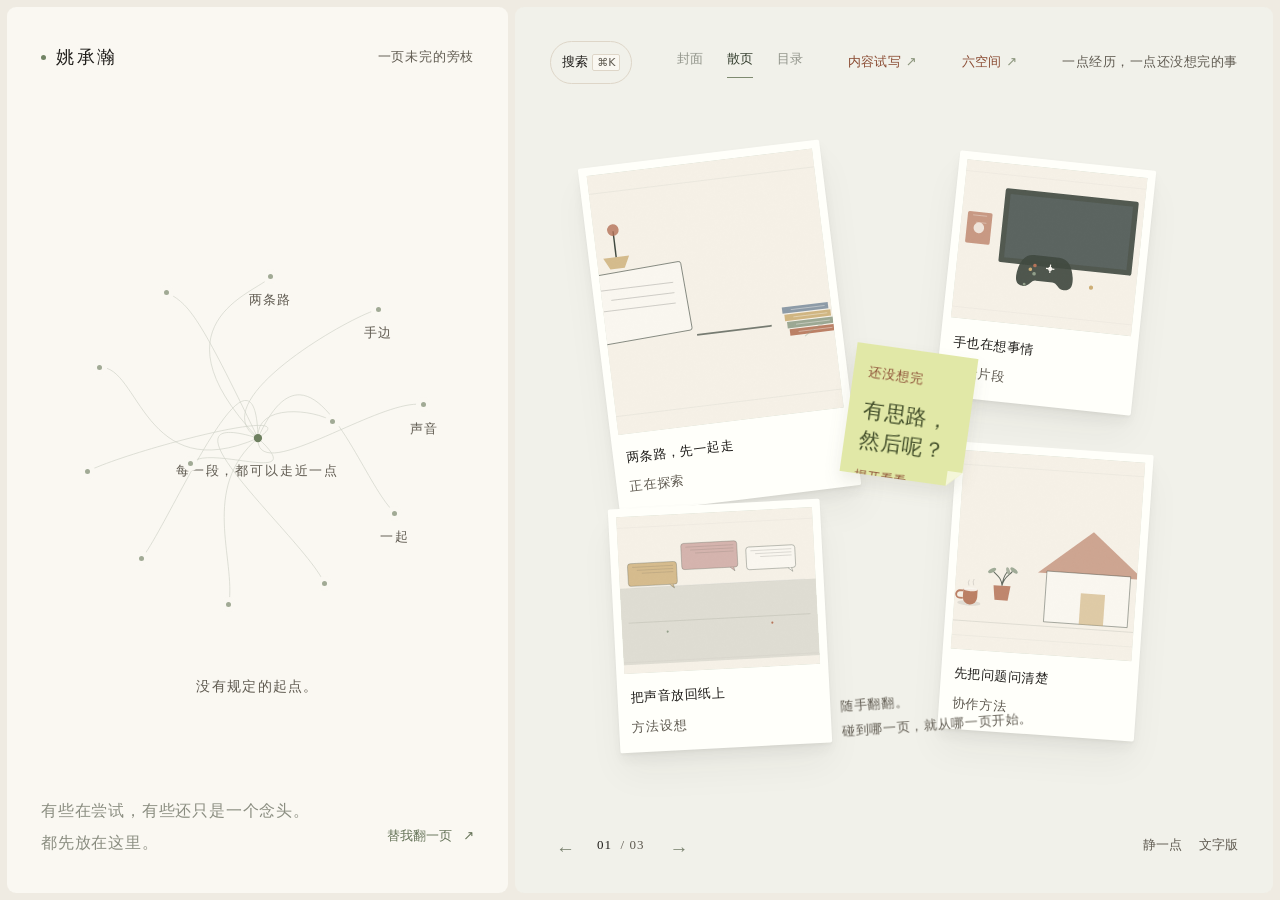
<file: index.html>
<!doctype html>
<html lang="zh-CN">
  <head>
    <meta charset="UTF-8" />
    <meta name="viewport" content="width=device-width, initial-scale=1" />
    <meta name="theme-color" content="#f2f2ed" />
    <meta name="application-name" content="yao-fragments" />
    <meta name="robots" content="noindex,nofollow" />
    <meta name="description" content="姚承瀚的个人探索页。从六条线索、一些写下的片段和一个没想完的问题，随意走走。" />
    <title>姚承瀚 · 随意走走</title>
    <script type="module" crossorigin src="./assets/index-Bxat7I6d.js"></script>
    <link rel="stylesheet" crossorigin href="./assets/index-BAVxgTBp.css">
  </head>
  <body>
    <div id="root"></div>
    <noscript>这里需要 JavaScript 来展开故事。可阅读<a href="./stories.html">普通文字版</a>。</noscript>
  </body>
</html>
</file>
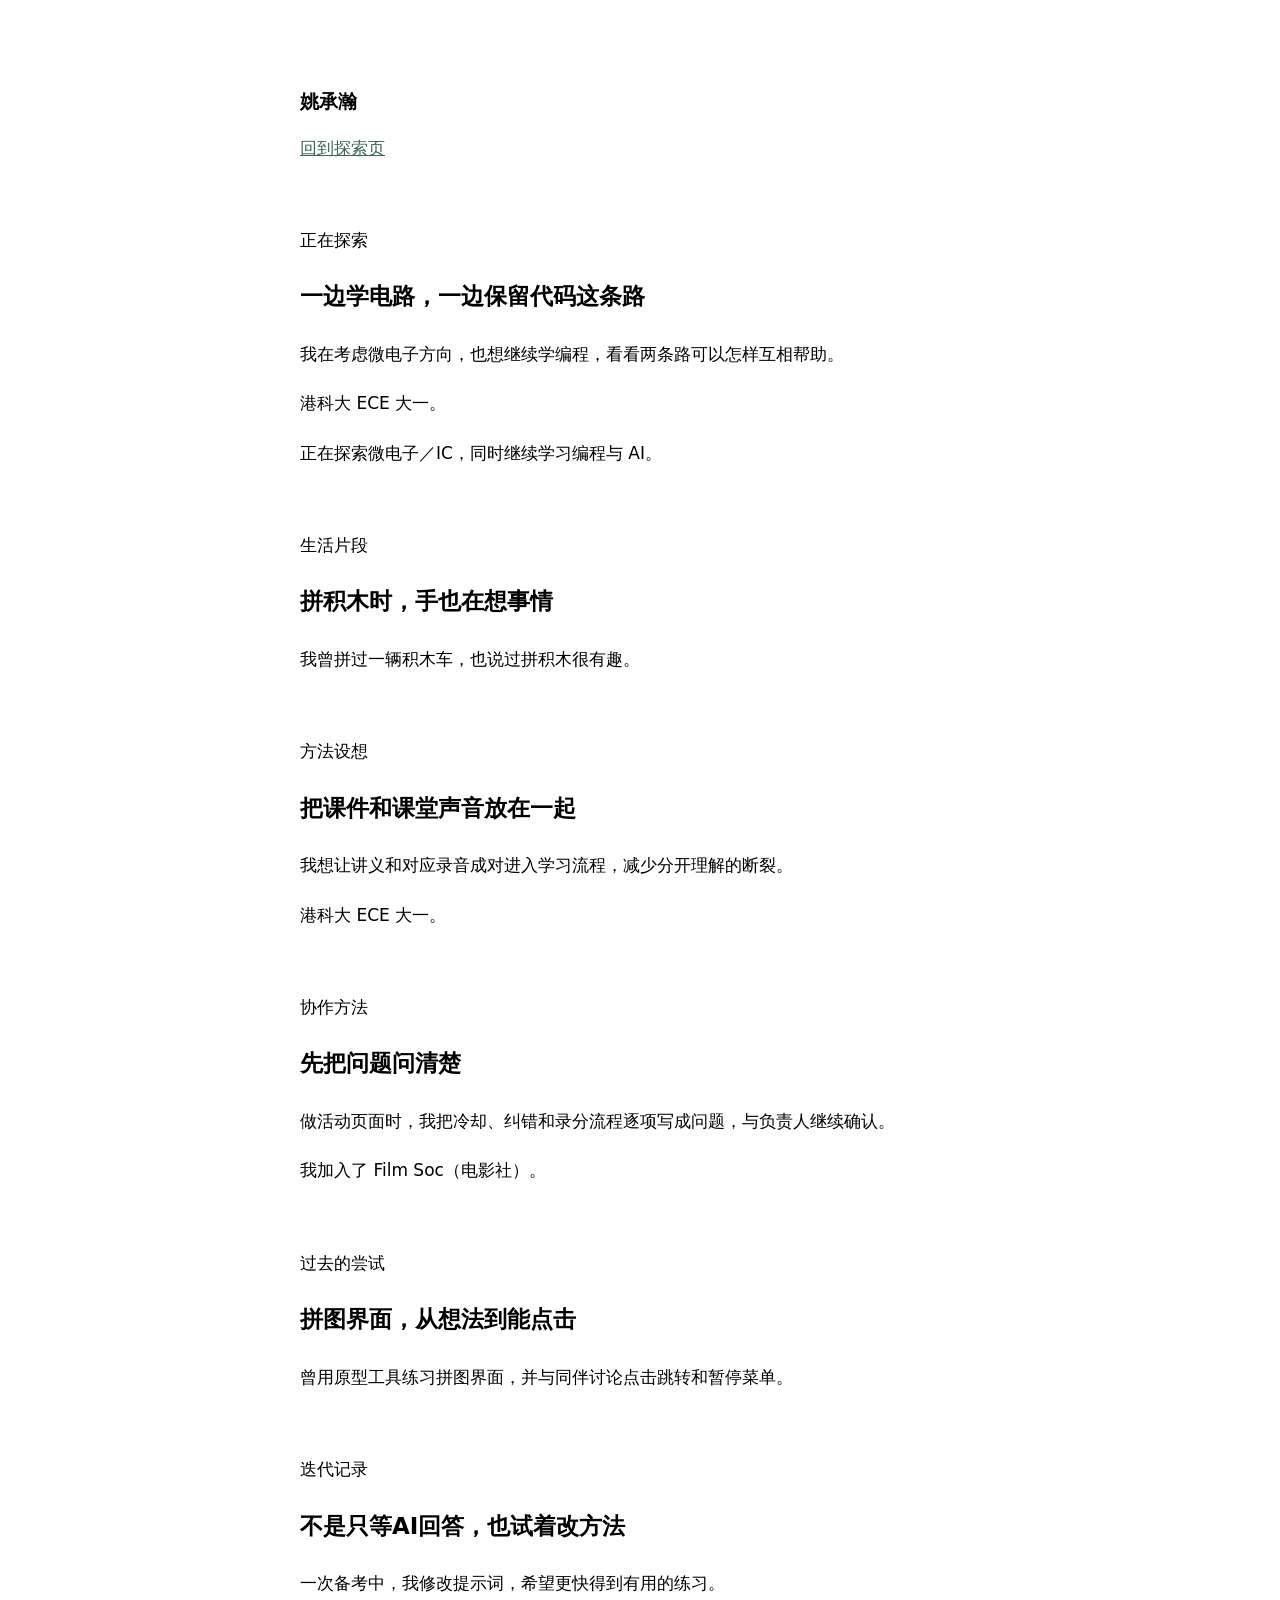
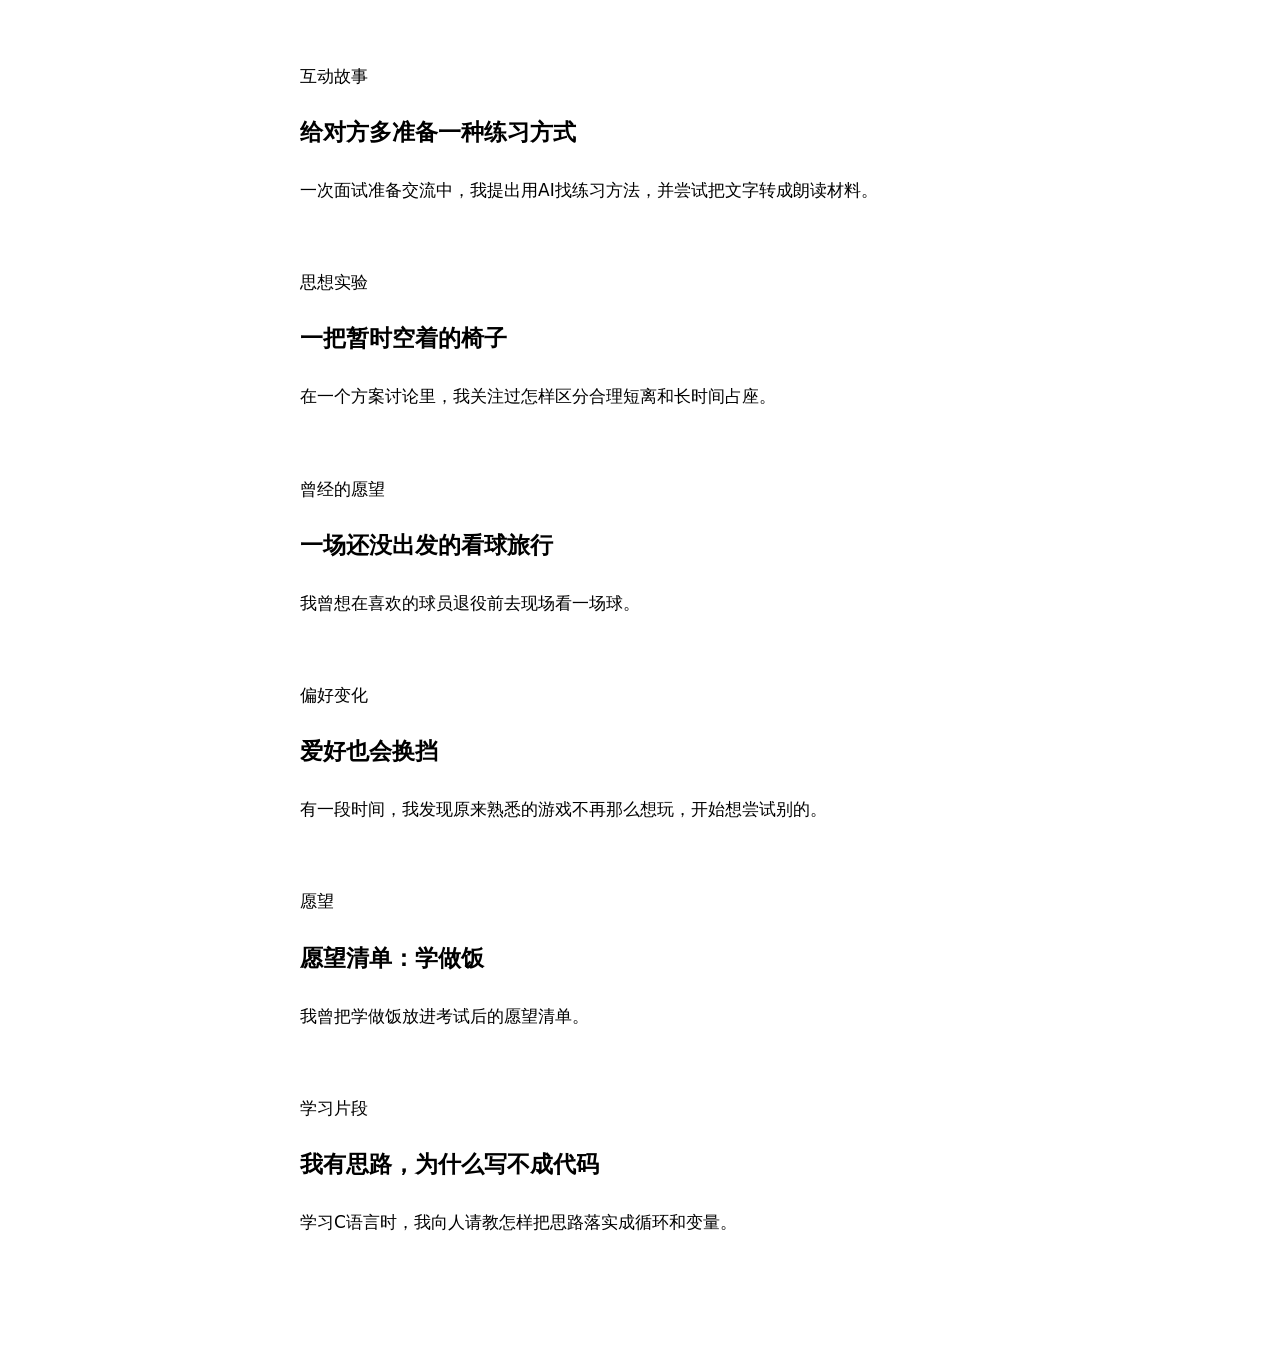
<file: stories.html>
<!doctype html><html lang="zh-CN"><meta charset="utf-8"><meta name="viewport" content="width=device-width,initial-scale=1"><title>姚承瀚 · 文字版</title><style>body{max-width:680px;margin:50px auto;padding:20px;font:17px/1.9 system-ui}article{margin:60px 0}h1{font-size:19px}h2{font-size:23px}a{color:#3c6656}</style><h1>姚承瀚</h1><a href="./">回到探索页</a><article id="P112"><p>正在探索</p><h2>一边学电路，一边保留代码这条路</h2><p>我在考虑微电子方向，也想继续学编程，看看两条路可以怎样互相帮助。</p><p>港科大 ECE 大一。</p><p>正在探索微电子／IC，同时继续学习编程与 AI。</p></article><article id="P105"><p>生活片段</p><h2>拼积木时，手也在想事情</h2><p>我曾拼过一辆积木车，也说过拼积木很有趣。</p></article><article id="P103"><p>方法设想</p><h2>把课件和课堂声音放在一起</h2><p>我想让讲义和对应录音成对进入学习流程，减少分开理解的断裂。</p><p>港科大 ECE 大一。</p></article><article id="P110"><p>协作方法</p><h2>先把问题问清楚</h2><p>做活动页面时，我把冷却、纠错和录分流程逐项写成问题，与负责人继续确认。</p><p>我加入了 Film Soc（电影社）。</p></article><article id="P101"><p>过去的尝试</p><h2>拼图界面，从想法到能点击</h2><p>曾用原型工具练习拼图界面，并与同伴讨论点击跳转和暂停菜单。</p></article><article id="P104"><p>迭代记录</p><h2>不是只等AI回答，也试着改方法</h2><p>一次备考中，我修改提示词，希望更快得到有用的练习。</p></article><article id="P109"><p>互动故事</p><h2>给对方多准备一种练习方式</h2><p>一次面试准备交流中，我提出用AI找练习方法，并尝试把文字转成朗读材料。</p></article><article id="P111"><p>思想实验</p><h2>一把暂时空着的椅子</h2><p>在一个方案讨论里，我关注过怎样区分合理短离和长时间占座。</p></article><article id="P106"><p>曾经的愿望</p><h2>一场还没出发的看球旅行</h2><p>我曾想在喜欢的球员退役前去现场看一场球。</p></article><article id="P107"><p>偏好变化</p><h2>爱好也会换挡</h2><p>有一段时间，我发现原来熟悉的游戏不再那么想玩，开始想尝试别的。</p></article><article id="P108"><p>愿望</p><h2>愿望清单：学做饭</h2><p>我曾把学做饭放进考试后的愿望清单。</p></article><article id="P102"><p>学习片段</p><h2>我有思路，为什么写不成代码</h2><p>学习C语言时，我向人请教怎样把思路落实成循环和变量。</p></article>
</file>
<file: assets/index-BAVxgTBp.css>
.slot-image{object-fit:cover;background:#e9e2d4;width:100%;height:auto;display:block;overflow:hidden}.slot-image--fallback{background:linear-gradient(135deg,#8a4b3214,#0000 45%),repeating-linear-gradient(90deg,#ece5d7 0 1px,#f6f1e7 1px 12px);place-items:center;display:grid;position:relative}.slot-image-mark{opacity:.7;border:1px solid #2f2a2359;border-radius:50%;width:38%;height:38%}.cover-visual{margin:34px 0 0}.cover-visual .cover-img{aspect-ratio:16/9;object-fit:cover;border:1px solid var(--rule,#ded6c8);max-height:340px}.cover-visual figcaption{color:var(--ink-2,#5f5a50);letter-spacing:.04em;margin-top:8px;font-size:13px}.space-hero-img{aspect-ratio:3;border:1px solid var(--rule,#ded6c8);max-height:none;margin:0 0 22px}.space-card-img{aspect-ratio:4/3;border:1px solid #ded6c8b3;border-radius:0;height:auto;margin:-2px 0 12px}.person-hero-img{aspect-ratio:3/2;border:1px solid var(--rule,#ded6c8);width:min(100%,620px);max-height:none;margin:18px 0 0}.content-card-img{aspect-ratio:4/3;border-bottom:1px solid var(--rule,#ded6c8);width:calc(100% + 40px);margin:-20px -20px 4px}.content-detail-img{aspect-ratio:4/3;border:1px solid var(--rule,#ded6c8);max-height:360px;margin:22px 0 24px}@media (max-width:640px){.space-card-img{height:auto}.space-hero-img{max-height:150px;margin-bottom:16px}.person-hero-img{max-height:200px}.content-card-img{width:calc(100% + 40px);margin:-20px -20px 4px}.cover-visual{margin-top:22px}}.content-card-img{object-fit:cover;max-height:200px}.content-detail-img{object-fit:cover;max-height:340px}.person-hero-img{object-fit:cover;max-height:230px}:is(.spaces-body:has(.person-page) .space-hero-img,.spaces-body:has(.person-page) .spaces-space-head){display:none}.person-card-thumb{aspect-ratio:3/2;object-fit:cover;border:0;border-bottom:1px solid var(--rule);border-radius:6px 6px 0 0;width:calc(100% + 26px);height:auto;margin:-12px -13px 10px;display:block}.spaces-overlay{z-index:40;background:var(--canvas);overscroll-behavior:contain;padding:7px;position:fixed;inset:0;overflow:auto}.spaces-shell{background:var(--paper);border-radius:9px;flex-direction:column;min-height:calc(100dvh - 14px);display:flex;box-shadow:0 18px 50px #3d42351a}.spaces-head{border-bottom:1px solid var(--line);grid-template-columns:auto 1fr auto;align-items:end;gap:8px 26px;padding:22px 30px 16px;display:grid}.spaces-back{color:var(--green);border-bottom:1px solid #0000;grid-area:1/1/3;align-self:start;padding:4px 0;font-size:13px}.spaces-back:hover,.spaces-back:focus-visible{border-color:var(--green)}.spaces-heading{grid-area:1/2}.spaces-kicker{letter-spacing:.22em;color:var(--muted);margin-bottom:5px;font-size:13px;display:block}.spaces-heading h2{letter-spacing:.04em;color:#3d4339;margin:0;font-family:Songti SC,STSong,SimSun,serif;font-size:30px;font-weight:600}.spaces-intro{max-width:560px;color:var(--ink-2);grid-area:2/2/auto/4;margin:0;font-size:13px;line-height:1.8}.spaces-tabs{scrollbar-width:none;gap:2px;padding:10px 30px 0;display:flex;overflow-x:auto}.spaces-tabs::-webkit-scrollbar{display:none}.spaces-tabs button{color:var(--ink-2);white-space:nowrap;border-radius:7px 7px 0 0;flex:none;padding:9px 13px 11px;font-size:13px;position:relative}.spaces-tabs button span{letter-spacing:.08em;color:var(--ink-2);margin-right:6px;font-size:13px}.spaces-tabs button.is-active:after{content:"";background:var(--green);border-radius:2px;height:2px;position:absolute;bottom:4px;left:12px;right:12px}.spaces-body{flex:1;min-height:360px;padding:26px 30px 34px}.spaces-space-head{max-width:640px;margin-bottom:20px}.spaces-space-head h3{letter-spacing:.03em;color:#3d4339;margin:0 0 7px;font-family:Songti SC,STSong,SimSun,serif;font-size:21px;font-weight:600}.spaces-space-head p{color:var(--ink-2);margin:0;font-size:13px;line-height:1.8}.spaces-foot{border-top:1px solid var(--line);letter-spacing:.05em;color:#9a9e8e;flex-wrap:wrap;gap:8px 22px;padding:13px 30px;font-size:13px;display:flex}.spaces-foot span:before{content:"·";color:#b9bcae;margin-right:7px}.spaces-overview{grid-template-columns:repeat(3,minmax(0,1fr));gap:12px;display:grid}.space-entry{text-align:left;background:#f7f6ee;border:1px solid #e6e5da;border-radius:8px;flex-direction:column;align-items:flex-start;gap:7px;min-height:150px;padding:18px 18px 15px;transition:transform .18s,box-shadow .18s;display:flex;position:relative}.space-entry:hover,.space-entry:focus-visible{transform:translateY(-2px);box-shadow:0 8px 18px #3d423514}.space-entry-index{letter-spacing:.16em;color:#a3a795;font-size:13px}.space-entry strong{color:#3e4438;letter-spacing:.05em;font-family:Songti SC,STSong,SimSun,serif;font-size:20px;font-weight:600}.space-entry-note{color:#7d8372;max-width:230px;font-size:13px;line-height:1.7}.space-entry-count{color:#a0a492;margin-top:auto;font-size:13px}.space-entry-arrow{color:#a9ac9b;font-size:13px;position:absolute;top:14px;right:14px}.space-cards{grid-template-columns:repeat(3,minmax(0,1fr));align-items:start;gap:12px;display:grid}.space-card{text-align:left;background:#fbfaf4;border:1px solid #e5e4d9;border-radius:7px;flex-direction:column;min-height:170px;padding:13px 14px 14px;transition:transform .16s,box-shadow .16s;display:flex;position:relative;box-shadow:0 5px 14px #3d42350e}.space-card:hover,.space-card:focus-visible{transform:translateY(-2px)rotate(-.35deg);box-shadow:0 10px 20px #3d423518}.space-card--sky{background:#f8f8f2}.space-card--cinema{background:#f6f3ec}.space-card--paper{background:#fbfaf4}.space-card--plain{background:#f7f6ee}.space-card-img{object-fit:cover;filter:saturate(.82);border-radius:4px;width:100%;height:78px;margin-bottom:9px}.space-image-fallback{color:#526149;text-align:center;background:#e3e8db;place-items:center;padding:12px;font-size:13px;display:grid}.space-card-head{justify-content:space-between;align-items:center;gap:8px;margin-bottom:5px;display:flex}.space-card-index{letter-spacing:.12em;color:#adaf9d;font-size:13px}.space-card-tag{color:#78806c;letter-spacing:.04em;background:#eef0e4;border-radius:3px;padding:2px 6px;font-size:13px}.space-card-title{color:#3b4138;margin-bottom:5px;font-family:Songti SC,STSong,SimSun,serif;font-size:15.5px;font-weight:600;line-height:1.55}.space-card-body{color:#7b806f;margin:0;font-size:13px;line-height:1.75}.space-card-meta{color:#9b9f8d;margin-top:auto;padding-top:9px;font-size:13px}.space-card-open{color:#b0b3a2;font-size:13px;position:absolute;bottom:11px;right:12px}.space-missing{color:#8b8f7e;background:#f6f6ee;border:1px dashed #d6d8c8;border-radius:6px;grid-column:1/-1;margin:6px 0 0;padding:11px 13px;font-size:13px;line-height:1.7}.space-missing span{color:#6f7661;letter-spacing:.05em;background:#eceee0;border-radius:3px;margin-right:8px;padding:1px 6px;font-size:13px;display:inline-block}.now-space{flex-direction:column;gap:18px;display:flex}.now-anon{background:#f5f4ea;border:1px solid #e2e2d5;border-radius:8px;max-width:640px;padding:18px 20px}.now-label{letter-spacing:.16em;color:#9da18e;margin-bottom:8px;font-size:13px;display:block}.now-anon p{color:#656c5a;margin:0 0 10px;font-size:13px;line-height:1.9}.now-reveal{border-bottom:1px solid var(--green);color:var(--green);padding:2px 0;font-size:13px}.now-identity{border-top:1px solid #e2e2d5;flex-direction:column;gap:4px;padding-top:10px;display:flex}.now-identity strong{letter-spacing:.08em;color:#3c4237;font-family:Songti SC,STSong,SimSun,serif;font-size:17px}.now-identity span{color:#777d6b;font-size:13px}.thought-space{grid-template-columns:repeat(2,minmax(0,1fr));gap:14px;display:grid}.thought-note{background:#f9f8f1;border:1px solid #e6e5da;border-radius:8px;padding:17px 18px}.thought-note h4{color:#3d4338;margin:9px 0 10px;font-family:Songti SC,STSong,SimSun,serif;font-size:16px;font-weight:600;line-height:1.6}.thought-body{text-align:left;color:#7a806f;border-top:1px solid #ebeadd;flex-direction:column;gap:4px;padding-top:9px;font-size:13px;line-height:1.75;display:flex}.thought-caption{letter-spacing:.08em;color:#a2a694;font-size:13px}.thought-foot{color:#a5a996;margin:9px 0 0;font-size:13px}.together-space{flex-direction:column;gap:16px;display:flex}.relation-stats{color:#777d6c;background:#f5f4ea;border:1px solid #e4e3d6;border-radius:7px;flex-wrap:wrap;gap:8px 20px;padding:12px 15px;font-size:13px;display:flex}.relation-stats b{color:#3f473a;margin-right:4px;font-family:Songti SC,STSong,SimSun,serif;font-size:17px}.relation-pending{color:#9a9e8b}.relation-tools{flex-wrap:wrap;justify-content:space-between;align-items:center;gap:10px;display:flex}.relation-toggle{background:#f8f7f0;border:1px solid #dcdccd;border-radius:6px;display:flex;overflow:hidden}.relation-toggle button{color:#838872;padding:7px 15px;font-size:13px}.relation-toggle button[aria-pressed=true]{color:#4a5540;background:#e9ecdf}.relation-search{color:#9a9e8c;align-items:center;gap:8px;font-size:13px;display:flex}.relation-search input{width:220px;font:inherit;color:#4d5445;background:#fbfaf4;border:1px solid #dcdccd;border-radius:6px;padding:7px 10px;font-size:13px}.relation-search input::placeholder{color:#b2b5a5}.relation-list{min-height:150px}.relation-list ul{flex-direction:column;gap:6px;margin:0;padding:0;list-style:none;display:flex}.relation-list li{color:#5f6754;background:#fbfaf4;border:1px solid #e5e5d8;border-radius:6px;justify-content:space-between;gap:12px;padding:9px 12px;font-size:13px;display:flex}.relation-list li small{color:#a1a591}.relation-empty{color:#858a76;max-width:600px;margin:0 0 12px;font-size:13px;line-height:1.85}.relation-slots{grid-template-columns:repeat(3,minmax(0,1fr));gap:8px;margin:0;padding:0;list-style:none;display:grid}.relation-slots li{color:#7d8370;background:#f7f7ef;border:1px dashed #d3d6c5;border-radius:6px;flex-direction:column;gap:3px;padding:11px 12px;font-size:13px;display:flex}.relation-slots li span:first-child{color:#b0b4a2;font-size:13px}.relation-slots li small{color:#a8ac99;font-size:13px}.relation-graph-wrap{background:#fbfaf4;border:1px solid #e4e4d7;border-radius:8px;padding:6px}.relation-graph{width:100%;height:auto;display:block}.graph-self{fill:#eef0e3;stroke:#9aa68b;stroke-width:1px}.graph-self-label{fill:#4b5542;font-family:Songti SC,STSong,serif;font-size:13px}.graph-self-sub{fill:#9aa18b;font-size:13px}.graph-pending{fill:#f8f8f0;stroke:#cfd2c1;stroke-dasharray:4 4;stroke-width:1px}.graph-pending-label{fill:#727a63;font-family:Songti SC,STSong,serif;font-size:13px}.graph-pending-sub{fill:#a5a994;font-size:13px}.graph-edge{stroke:#c6c9b8;stroke-width:1px;stroke-dasharray:3 4;marker-end:url(#rel-arrow)}.graph-caption{fill:#a5a994;font-size:13px}.relation-contract{color:#757c68;background:#f8f7f0;border:1px solid #e4e4d7;border-radius:7px;padding:10px 14px;font-size:13px}.relation-contract summary{cursor:pointer;color:#5e6754;letter-spacing:.03em}.relation-contract dl{grid-template-columns:52px 1fr;gap:6px 10px;margin:11px 0 8px;display:grid}.relation-contract dt{color:#9aa08b;font-size:13px}.relation-contract dd{color:#767d69;word-break:break-word;margin:0;font-size:13px;line-height:1.6}.relation-contract p{color:#9a9f8b;margin:0;font-size:13px;line-height:1.7}.together-stories{border-top:1px solid var(--line);padding-top:14px}.together-stories h4{color:#3e4438;margin:0 0 4px;font-family:Songti SC,STSong,SimSun,serif;font-size:16px;font-weight:600}.together-stories-note{color:#8b907c;margin:0 0 11px;font-size:13px;line-height:1.75}.space-detail-overlay{z-index:45;-webkit-backdrop-filter:blur(3px);backdrop-filter:blur(3px);background:#2e332a26;justify-content:center;align-items:center;padding:30px;display:flex;position:fixed;inset:0}.space-detail{background:#fcfbf6;border-radius:9px;width:min(560px,100%);max-height:82dvh;padding:26px 28px 24px;position:relative;overflow:auto;box-shadow:0 24px 60px #2e332a33}.space-detail-close{color:#9aa08b;font-size:20px;line-height:1;position:absolute;top:12px;right:14px}.space-detail-img{object-fit:cover;filter:saturate(.82);border-radius:9px 9px 0 0;width:calc(100% + 56px);height:180px;margin:-26px -28px 16px}.space-detail h3{color:#3b4137;margin:8px 0 11px;font-family:Songti SC,STSong,SimSun,serif;font-size:24px;font-weight:600;line-height:1.55}.space-detail-body{color:#656c5a;margin:0 0 14px;font-size:13.5px;line-height:1.95}.space-detail-note{color:#a0a48f;border-top:1px solid #e8e7db;margin:0;padding-top:12px;font-size:13px;line-height:1.7}.space-detail-related{flex-wrap:wrap;align-items:center;gap:7px;margin-top:14px;display:flex}.space-detail-related span{color:#a1a58f;margin-right:2px;font-size:13px}.space-detail-related button{color:#6d7560;background:#f6f5ec;border:1px solid #dfdfd0;border-radius:4px;padding:5px 9px;font-size:13px}.space-detail-related button:hover{border-color:#b9c0a8}@media (max-width:1120px){.spaces-overview,.space-cards{grid-template-columns:repeat(2,minmax(0,1fr))}.spaces-head{grid-template-columns:auto 1fr;padding:18px 22px 14px}.spaces-intro{grid-column:1/3}.spaces-tabs{padding:8px 22px 0}.spaces-body{padding:22px 22px 28px}.spaces-foot{padding:11px 22px}.relation-slots{grid-template-columns:repeat(2,minmax(0,1fr))}}@media (max-width:760px){.spaces-overlay{padding:5px}.spaces-shell{min-height:calc(100dvh - 10px)}.spaces-head{flex-direction:column;align-items:flex-start;gap:6px;padding:15px 16px 11px;display:flex}.spaces-back{order:0;font-size:13px}.spaces-heading{order:1}.spaces-heading h2{font-size:24px}.spaces-intro{order:2;font-size:13px}.spaces-tabs{padding:7px 12px 0}.spaces-tabs button{padding:8px 10px 10px;font-size:13px}.spaces-body{padding:17px 16px 24px}.spaces-overview{grid-template-columns:1fr;gap:8px}.space-entry{min-height:112px;padding:14px}.space-cards{grid-template-columns:1fr;gap:9px}.space-card{min-height:0}.space-card-img{height:92px}.thought-space{grid-template-columns:1fr}.relation-stats{gap:6px 14px;font-size:13px}.relation-pending{width:100%}.relation-tools{flex-direction:column;align-items:flex-start}.relation-search{width:100%}.relation-search input{flex:1;width:auto}.relation-slots{grid-template-columns:1fr}.spaces-foot{gap:4px 12px;padding:10px 16px;font-size:13px}.space-detail-overlay{padding:12px}.space-detail{padding:22px 20px 20px}.space-detail-img{width:calc(100% + 40px);height:130px;margin:-22px -20px 13px}.space-detail h3{font-size:20px}.relation-graph-wrap{padding:0;overflow:hidden}}@media (prefers-reduced-motion:reduce){.space-entry,.space-card{transition:none}}.fragments-header .spaces-toggle{letter-spacing:.03em;color:var(--accent);border-bottom:1px solid #0000;flex:none;padding:2px 0;font-size:13px}.fragments-header .spaces-toggle:hover,.fragments-header .spaces-toggle:focus-visible{border-color:var(--accent)}.fragments-header .spaces-toggle span{color:#8b957c;font-size:13px}.person-cards{background:#f7f6ee;border:1px solid #e4e3d6;border-radius:8px;padding:14px 15px}.person-cards-head{justify-content:space-between;align-items:baseline;margin-bottom:10px;display:flex}.person-cards-head span{letter-spacing:.12em;color:#4b5344;font-size:13px}.person-cards-head small{color:#9a9e8e;font-size:13px}.person-card-grid{grid-template-columns:repeat(3,minmax(0,1fr));gap:9px;display:grid}.person-card{text-align:left;background:#fbfaf4;border:1px solid #e5e4d9;border-radius:6px;flex-direction:column;align-items:flex-start;gap:3px;padding:12px 13px;transition:transform .16s,box-shadow .16s;display:flex}.person-card:hover,.person-card:focus-visible{transform:translateY(-2px);box-shadow:0 8px 16px #3d423512}.person-card-alias{color:#3e4438;letter-spacing:.03em;font-family:Songti SC,STSong,SimSun,serif;font-size:17px}.person-card-kind{color:#8a8f7c;font-size:13px}.person-card-meta{color:#a0a492;margin-top:3px;font-size:13px}.person-card-major{color:#9a5b3a;font-size:13px}.person-page{max-width:980px;margin:0 auto}.person-back{color:#6a725c;border-bottom:1px solid #0000;margin-bottom:14px;padding:2px 0;font-size:13px}.person-back:hover,.person-back:focus-visible{border-color:#6a725c}.person-head{border-bottom:1px solid #3d4339;justify-content:space-between;align-items:flex-end;gap:20px;padding:6px 0 16px;display:flex}.person-kicker{letter-spacing:.2em;color:#9a5b3a;font-size:13px}.person-head h3{color:#2f342b;letter-spacing:.02em;margin:4px 0 8px;font-family:Songti SC,STSong,SimSun,serif;font-size:clamp(30px,5vw,42px);line-height:1.1}.person-intro{color:var(--ink-2);max-width:36em;margin:0;font-size:13px}.person-num{color:#e6e4d6;letter-spacing:-.04em;font-family:Georgia,serif;font-size:86px;line-height:.8}.person-stats{color:#8a8f7c;border-bottom:1px solid #e4e3d6;flex-wrap:wrap;gap:8px 22px;padding:14px 0;font-size:13px;display:flex}.person-stats b{color:#3e4438;margin-right:4px;font-family:Georgia,serif;font-size:16px}.person-toolbar{z-index:3;background:#f4f3ea;border-bottom:1px solid #e4e3d6;flex-wrap:wrap;align-items:center;gap:8px 10px;padding:10px 0;display:flex;position:sticky;top:0}.person-tabs{flex-wrap:wrap;gap:5px;display:flex}.person-tabs button{color:#7b806e;background:#fbfaf4;border:1px solid #deddd0;border-radius:999px;padding:5px 10px;font-size:13px}.person-tabs button.is-on{color:#fbfaf4;background:#3d4339;border-color:#3d4339}.person-tabs em{opacity:.65;margin-left:4px;font-size:13px;font-style:normal}.person-theme{color:#4b5344;background:#fbfaf4;border:1px solid #deddd0;border-radius:4px;margin-left:auto;padding:5px 7px;font-size:13px}.person-sec{letter-spacing:.2em;color:#9a5b3a;margin:26px 0 10px;font-size:13px;font-weight:600}.person-major{background:#e4e3d6;border:1px solid #e4e3d6;grid-template-columns:1fr 1fr;gap:1px;display:grid}.person-ev{background:#fbfaf4;margin:0;padding:16px 17px}.person-ev-head{color:#8a8f7c;align-items:center;gap:7px;font-size:13px;display:flex}.person-lv{background:#aaa;width:16px;height:2px}.person-lv--S{background:#b0442c}.person-lv--A{background:#c98843}.person-lv--B{background:#8c8a4a}.person-lv--C{background:#b3b1a2}.person-major-tag{color:#9a5b3a;letter-spacing:.1em;font-size:13px}.person-idx{color:#c9c6b4;margin-left:auto;font-family:Georgia,serif;font-size:13px}.person-ev h5{color:#2f342b;margin:4px 0 7px;font-size:15px;line-height:1.45}.person-ev p{color:#4e5447;margin:4px 0;font-size:13px;line-height:1.8}.person-ev p span,.person-row-body p span{color:#9a9e8e;vertical-align:1px;border:1px solid #e0dfd2;border-radius:2px;margin-right:5px;padding:0 3px;font-size:13px;display:inline-block}.person-ev-meta{color:#a0a492;border-top:1px dashed #e4e3d6;margin-top:8px;padding-top:5px;font-size:13px}.person-timeline{border-top:1px solid #e4e3d6}.person-year{color:#b3b1a2;margin:18px 0 2px;font-family:Georgia,serif;font-size:19px;font-weight:400}.person-row{border-bottom:1px solid #ebe9de;grid-template-columns:92px 1fr;gap:14px;padding:12px 0;display:grid}.person-row-date{color:#8a8f7c;letter-spacing:.02em;font-size:13px}.person-row-title{color:#2f342b;margin-bottom:3px;font-size:13.5px;line-height:1.5}.person-row-title i{color:#9a5b3a;border:1px solid #d9c9b8;border-radius:2px;margin-left:5px;padding:0 3px;font-size:13px;font-style:normal}.person-row-body p{color:#5a6052;margin:3px 0;font-size:13px;line-height:1.75}.person-row--S .person-row-title{color:#8f3a28}.person-more{color:#3d4339;background:#fbfaf4;border:1px solid #3d4339;border-radius:3px;margin:18px auto;padding:7px 16px;font-size:13px;display:block}.person-note{color:#7b806e;background:#efeee2;border-radius:4px;margin-top:22px;padding:11px 13px;font-size:13px;line-height:1.7}@media (max-width:760px){.person-card-grid{grid-template-columns:1fr}.person-head{display:block}.person-num{display:none}.person-major{grid-template-columns:1fr}.person-row{grid-template-columns:1fr;gap:2px}.person-row-date{color:#9a9e8e;font-size:13px}.person-theme{width:100%;margin-left:0}.person-toolbar{position:static}}.person-filters{flex-wrap:wrap;gap:10px;margin:0 0 14px;display:flex}.person-search{flex:1;min-width:220px}.person-filters select{font:inherit;background:#fff;border:1px solid #d8d6cc;border-radius:6px;padding:8px 10px;font-size:13px}.person-path{grid-template-columns:repeat(3,minmax(0,1fr));gap:8px;margin:6px 0 22px;display:grid}.person-path-item{text-align:left;cursor:pointer;font:inherit;color:inherit;background:#fbfaf6;border:1px solid #e2ded2;border-radius:8px;flex-direction:column;gap:4px;padding:10px 12px;display:flex}.person-path-item:hover{border-color:#b9b29d}.person-path-theme{justify-content:space-between;gap:8px;font-size:13px;font-weight:600;display:flex}.person-path-theme em{color:#8b8b80;font-style:normal;font-weight:400}.person-path-event{color:#77776d;font-size:13px;line-height:1.5}@media (max-width:640px){.person-path{grid-template-columns:1fr}.person-back{min-height:44px;padding:10px 0}.person-tabs button{min-width:44px;min-height:44px;padding:10px 12px}.person-theme{min-height:44px}.person-more{min-height:44px;padding:10px 18px}.person-path-item,.person-card{min-height:44px}}.person-error{background:#fbf3e8;border:1px solid #d9c7b4;border-radius:6px;flex-wrap:wrap;align-items:center;gap:10px 16px;margin:14px 0;padding:13px 15px;display:flex}.person-error p{color:#5f4f3d;margin:0;font-size:13px;line-height:1.7}.person-retry{color:#5f4326;cursor:pointer;min-height:40px;font:inherit;background:#fffaf1;border:1px solid #8a6d4a;border-radius:4px;padding:8px 16px;font-size:13px}.person-retry:hover{background:#f3e3cf}.person-retry:focus-visible{outline-offset:2px;outline:2px solid #7a5a34}.spaces-intro,.space-card-body,.person-intro,.person-note,.relation-empty,.together-stories-note{font-size:16px;line-height:1.9}.signature-note,.atlas-node-label,.atlas-whisper,.page-note,.page-total,.space-entry-note,.space-entry-count,.space-card-meta,.space-card-tag,.space-card-body,.person-card-meta,.person-card-kind,.person-row-date,.person-ev-meta,.person-path-event,.content-idx,.content-count,.content-note{color:var(--ink-2)!important}@media (max-width:640px){.spaces-head{grid-template-columns:auto 1fr;gap:6px 14px;padding:16px 16px 10px}.spaces-back{grid-row:1;font-size:13px}.spaces-kicker{display:none}.spaces-heading h2{font-size:26px;line-height:1.15}.spaces-intro{grid-column:1/3;font-size:15px;line-height:1.8}.spaces-tabs{grid-template-columns:repeat(3,1fr);gap:6px;padding:12px 14px 6px;display:grid;overflow:visible}.spaces-tabs button{border:1px solid var(--rule);text-align:left;white-space:normal;border-radius:10px;padding:10px 8px;font-size:13px}.spaces-tabs button span{font-size:11px}.spaces-foot{padding:12px 16px;font-size:12px}.person-head h3{overflow-wrap:anywhere;font-size:26px;line-height:1.25}.spaces-back{align-items:center;min-height:44px;display:inline-flex}}.spaces-head{grid-template-columns:auto 1fr;align-items:center;padding:16px 30px 13px}.spaces-layout{flex:1;grid-template-columns:258px minmax(0,1fr);min-height:0;display:grid}.spaces-aside{border-right:1px solid var(--rule);align-self:start;padding:24px 22px 28px 30px;position:sticky;top:0}.spaces-aside-intro{color:var(--ink-2);margin:0 0 18px;font-size:14px;line-height:1.9}.spaces-tabs{flex-direction:column;gap:2px;padding:0;display:flex;overflow:visible}.spaces-tabs button{color:var(--ink);text-align:left;white-space:normal;border-radius:7px;align-items:baseline;gap:10px;padding:10px 8px;font-size:14px;display:flex}.spaces-tabs button span{color:var(--accent);letter-spacing:.08em;margin:0;font-size:12px}.spaces-tabs button:hover{color:var(--ink);background:#f4f2ea}.spaces-tabs button.is-active{color:var(--ink);background:#f4f3ea}.spaces-tabs button.is-active:after{display:none}.spaces-tabs button.is-active span{color:var(--accent)}.spaces-aside-note{color:var(--ink-2);border-top:1px solid var(--rule);margin:18px 0 0;padding-top:14px;font-size:12px;line-height:1.8}.spaces-body{padding:26px 34px 40px}.spaces-overview{display:block}.spaces-overview-lead{max-width:620px;color:var(--ink-2);margin:0 0 12px;font-size:15px;line-height:1.95}.space-row{border:0;border-bottom:1px solid var(--rule);text-align:left;width:100%;font:inherit;color:var(--ink);cursor:pointer;background:0 0;grid-template-columns:48px minmax(0,1fr) auto 22px;align-items:center;gap:18px;padding:20px 0;display:grid}.space-row-index{color:var(--accent);align-self:start;padding-top:3px;font-family:Songti SC,STSong,SimSun,serif;font-size:18px}.space-row-main{display:block}.space-row-main strong{letter-spacing:.03em;margin-bottom:4px;font-family:Songti SC,STSong,SimSun,serif;font-size:22px;font-weight:600;display:block}.space-row-note{color:var(--ink-2);font-size:14px;line-height:1.75;display:block}.space-row-count{color:var(--ink-2);white-space:nowrap;font-size:12px}.space-row-arrow{color:var(--ink-2);font-size:14px;transition:transform .15s}.space-row:hover .space-row-main strong{color:var(--accent)}.space-row:hover .space-row-arrow{transform:translate(2px,-2px)}.space-row:focus-visible{outline:2px solid var(--accent);outline-offset:-2px}@media (max-width:760px){.spaces-head{padding:14px 16px 10px}.spaces-layout{display:block}.spaces-aside{border-right:0;border-bottom:1px solid var(--rule);padding:12px 14px 8px;position:static}.spaces-aside-intro,.spaces-aside-note{display:none}.spaces-tabs{grid-template-columns:repeat(3,1fr);gap:6px;display:grid}.spaces-tabs button{border:1px solid var(--rule);border-radius:9px;justify-content:flex-start;padding:9px 8px;font-size:13px}.spaces-tabs button span{font-size:11px}.spaces-body{padding:16px 16px 26px}.spaces-overview-lead{margin-bottom:6px;font-size:14px;line-height:1.85}.space-row{grid-template-columns:30px minmax(0,1fr) 20px;gap:4px 10px;padding:16px 0}.space-row-index{grid-row:1/4;padding-top:4px;font-size:16px}.space-row-main{grid-area:1/2}.space-row-main strong{font-size:20px}.space-row-note{grid-area:2/2;font-size:13px}.space-row-count{grid-area:3/2;font-size:12px}.space-row-arrow{grid-area:1/3;align-self:start;padding-top:8px}}.spaces-layout{position:relative}.spaces-layout:before{content:"";background:var(--rule);pointer-events:none;width:1px;position:absolute;top:0;bottom:0;left:258px}.spaces-aside{border-right:0}@media (max-width:760px){.spaces-head{align-items:flex-start}.spaces-layout:before{display:none}}.spaces-head{flex-wrap:wrap;align-items:center;gap:8px 18px;padding:14px 30px 12px;display:flex}.spaces-back{align-self:center}.spaces-heading{align-items:baseline;gap:14px;display:flex}.spaces-kicker{margin:0}.spaces-heading h2{font-size:28px}@media (max-width:760px){.spaces-head{gap:2px 12px;padding:12px 16px 10px}.spaces-heading h2{font-size:25px}.spaces-head{flex-direction:row;justify-content:flex-start;align-items:center}}.space-row-count,.spaces-tabs button span{font-size:13px}@media (max-width:760px){.space-row-count,.spaces-tabs button span{font-size:13px}}.relation-stats--split{border:1px solid var(--rule);background:var(--paper);grid-template-columns:repeat(3,1fr);gap:0;padding:0;display:grid}.relation-stats--split span{border-right:1px solid var(--rule);color:var(--ink-2);padding:14px 16px;font-size:13px}.relation-stats--split span:last-child{border-right:0}.relation-stats--split b{color:var(--ink);margin-right:4px;font-size:22px;font-weight:400}.person-rows{border-top:1px solid var(--rule);flex-direction:column;display:flex}.person-row-card{border:0;border-bottom:1px solid var(--rule);text-align:left;cursor:pointer;background:0 0;grid-template-columns:1.5fr .75fr .65fr 1fr auto;align-items:center;gap:12px;width:100%;padding:14px 4px;display:grid}.person-row-card:hover{background:#8a4b320a}.person-row-name{font-family:var(--serif);color:var(--ink);font-size:19px}.person-row-kind{color:var(--ink-2);font-size:13px}.person-row-count{color:var(--ink);font-size:14px}.person-row-span{color:var(--ink-2);font-size:13px}.person-row-arrow{color:var(--ink-2);font-size:14px}.person-low{border:1px dashed var(--rule);color:var(--ink-2);margin:12px 0 0;padding:10px 12px;font-size:13px}.person-paths{border-top:1px solid var(--rule);border-bottom:1px solid var(--rule);margin:6px 0 18px}.person-paths summary{cursor:pointer;color:var(--ink-2);letter-spacing:.04em;padding:12px 0;font-size:14px}.person-paths .person-path{margin:0 0 14px}.person-related{grid-template-columns:repeat(3,1fr);gap:12px;margin:0 0 22px;display:grid}.person-related-card{border:1px solid var(--rule);background:var(--paper);text-align:left;cursor:pointer;flex-direction:column;gap:6px;padding:14px;display:flex}.person-related-card span{color:var(--ink-2);letter-spacing:.06em;font-size:13px}.person-related-card strong{font-family:var(--serif);color:var(--ink);font-size:17px;font-weight:400}.person-related-card small{color:var(--ink-2);font-size:13px;line-height:1.6}.person-related-card:hover{border-color:var(--accent)}@media (max-width:700px){.relation-stats--split{border-bottom:0;grid-template-columns:1fr}.relation-stats--split span{border-right:0;border-bottom:1px solid var(--rule);padding:10px 12px}.person-row-card{grid-template-columns:1fr auto;gap:3px 10px;padding:12px 2px}.person-row-name{grid-area:1/1}.person-row-arrow{grid-area:1/2}.person-row-kind{grid-area:2/1}.person-row-count{text-align:right;grid-area:2/2}.person-row-span{grid-area:3/1/auto/-1}.person-related{grid-template-columns:1fr}.person-paths summary{align-items:center;min-height:44px;display:flex}}.person-row-card{animation:.4s cubic-bezier(.2,.7,.2,1) both row-rise;animation-delay:calc(var(--i,0) * 26ms);transition:background .2s,padding .2s}.person-row-card:hover{background:#f7f2e7;padding-left:14px}.space-row{animation:.4s cubic-bezier(.2,.7,.2,1) both row-rise;animation-delay:calc(var(--i,0) * 40ms)}.space-row:hover{padding-left:8px}@media (max-width:760px){.spaces-body{padding-bottom:96px}}.spaces-search{font:inherit;border:1px solid var(--rule);background:var(--paper);color:var(--ink-2);border-radius:999px;margin-left:auto;padding:7px 12px;font-size:13px}.spaces-search:hover{color:var(--ink);border-color:var(--ink-2)}.spaces-heading{order:0}.spaces-search{order:2;margin-left:auto}.cover{background:var(--paper);min-height:100dvh;color:var(--ink);padding:0 clamp(20px,5vw,72px);font-family:PingFang SC,Microsoft YaHei,system-ui,sans-serif}.cover-head{border-bottom:1px solid var(--rule);letter-spacing:.08em;color:var(--ink-2);justify-content:space-between;align-items:baseline;padding:22px 0;font-size:13px;display:flex}.cover-name{color:var(--ink);letter-spacing:.12em;font-family:Songti SC,STSong,SimSun,serif;font-size:16px}.cover-main{grid-template-columns:minmax(0,1fr) 240px;align-items:end;gap:clamp(32px,6vw,72px);max-width:1120px;margin:0 auto;padding:clamp(44px,7vw,88px) 0 52px;display:grid}.cover-kicker{letter-spacing:.18em;color:var(--accent);margin:0;font-size:13px}.cover-hero h1{letter-spacing:.02em;margin:16px 0 22px;font-family:Songti SC,STSong,SimSun,serif;font-size:clamp(40px,5.2vw,68px);font-weight:600;line-height:1.18}.cover-now{max-width:640px;color:var(--ink);margin:0;font-size:17px;line-height:2}.cover-meta{color:var(--ink-2);letter-spacing:.02em;margin:16px 0 0;font-size:13px;line-height:1.9}.cover-actions{flex-wrap:wrap;gap:12px;margin-top:28px;display:flex}.cover-actions button{border:1px solid var(--ink);background:var(--ink);color:var(--paper);font:inherit;cursor:pointer;border-radius:999px;padding:12px 18px;font-size:14px;transition:transform .15s,background .15s}.cover-actions button:hover{transform:translateY(-1px)}.cover-actions button.ghost{color:var(--ink);border-color:var(--rule);background:0 0}.cover-actions button:focus-visible{outline:3px solid var(--accent);outline-offset:3px}.cover-signature{border-left:1px solid var(--rule);color:var(--ink-2);padding:8px 0 8px 20px;font-family:Kaiti SC,STKaiti,KaiTi,serif;font-size:14px;line-height:2;transform:rotate(-2deg)}.cover-signature span{letter-spacing:.08em;font-size:16px;display:block}.cover-signature small{margin-top:10px;font-size:12px;line-height:1.8;display:block}.cover-section{border-top:1px solid var(--rule);max-width:1120px;margin:0 auto;padding:34px 0 10px}.cover-section-head{justify-content:space-between;align-items:baseline;gap:16px;margin-bottom:6px;display:flex}.cover-section h2{letter-spacing:.03em;margin:0;font-family:Songti SC,STSong,SimSun,serif;font-size:28px;font-weight:600}.cover-hint,.cover-more{color:var(--ink-2);font-size:13px}.cover-more{font:inherit;cursor:pointer;border:0;border-bottom:1px solid var(--rule);background:0 0;padding:6px 0;font-size:13px}.cover-more:hover{color:var(--accent);border-color:var(--accent)}.cover-latest{margin:0;padding:0;list-style:none}.cover-latest li{border-bottom:1px solid var(--rule)}.cover-latest button{text-align:left;width:100%;font:inherit;cursor:pointer;color:var(--ink);background:0 0;border:0;grid-template-columns:104px minmax(0,1fr) 170px;gap:8px 20px;padding:18px 0;display:grid}.cover-latest time{color:var(--ink-2);font-variant-numeric:tabular-nums;grid-row:1/3;align-self:start;padding-top:4px;font-size:13px}.cover-latest-title{grid-column:2;font-family:Songti SC,STSong,SimSun,serif;font-size:20px;line-height:1.5}.cover-latest-line{color:var(--ink-2);grid-column:2;font-size:15px;line-height:1.8}.cover-latest-meta{color:var(--ink-2);text-align:right;grid-area:1/3/3;align-self:center;font-size:13px}.cover-latest button:hover .cover-latest-title{color:var(--accent)}.cover-spaces{margin:0;padding:0;list-style:none}.cover-spaces li{border-bottom:1px solid var(--rule)}.cover-spaces button{text-align:left;width:100%;font:inherit;cursor:pointer;color:var(--ink);background:0 0;border:0;grid-template-columns:44px 128px minmax(0,1fr) auto 22px;align-items:center;gap:14px;padding:15px 0;display:grid}.cover-space-index{color:var(--accent);font-family:Songti SC,STSong,SimSun,serif;font-size:18px}.cover-space-name{font-family:Songti SC,STSong,SimSun,serif;font-size:20px}.cover-space-note{color:var(--ink-2);font-size:14px;line-height:1.7}.cover-space-count{color:var(--ink-2);white-space:nowrap;font-size:13px}.cover-space-arrow{color:var(--ink-2);font-size:14px;transition:transform .15s}.cover-spaces button:hover .cover-space-name{color:var(--accent)}.cover-spaces button:hover .cover-space-arrow{transform:translate(2px,-2px)}.cover-foot{border-top:1px solid var(--rule);grid-template-columns:minmax(0,1fr) auto;align-items:start;gap:32px;max-width:1120px;margin:0 auto;padding:34px 0 52px;display:grid}.cover-foot h2{margin:0 0 10px;font-family:Songti SC,STSong,SimSun,serif;font-size:20px;font-weight:600}.cover-foot p{max-width:620px;color:var(--ink-2);margin:0;font-size:14px;line-height:1.9}.cover-foot-links{flex-wrap:wrap;gap:16px;padding-top:6px;font-size:13px;display:flex}.cover-foot-links button{font:inherit;color:var(--accent);cursor:pointer;border:0;border-bottom:1px solid var(--rule);background:0 0;padding:0;font-size:13px}.cover-foot-links a{color:var(--ink-2);border-bottom:1px solid var(--rule);text-decoration:none}.cover-foot-links a:hover,.cover-foot-links button:hover{color:var(--accent);border-color:var(--accent)}@media (max-width:760px){.cover{padding:0 16px}.cover-head{padding:16px 0;font-size:12px}.cover-place{text-align:right}.cover-main{grid-template-columns:1fr;gap:22px;padding:32px 0 30px}.cover-hero h1{margin:12px 0 18px;font-size:clamp(36px,10.5vw,46px)}.cover-now{font-size:16px;line-height:1.95}.cover-actions{gap:10px;margin-top:22px}.cover-actions button{text-align:center;flex:1 1 0;min-width:0;padding:12px 10px;font-size:13px}.cover-signature{display:none}.cover-section{padding:26px 0 6px}.cover-section h2{font-size:24px}.cover-hint{display:none}.cover-latest button{grid-template-columns:1fr;gap:5px;padding:16px 0}.cover-latest time{grid-row:auto;padding:0;font-size:12px}.cover-latest-title{grid-column:1;font-size:19px}.cover-latest-line{grid-column:1;font-size:14px}.cover-latest-meta{text-align:left;grid-area:auto/1;font-size:12px}.cover-spaces button{grid-template-columns:30px minmax(0,1fr) 20px;gap:4px 10px;padding:14px 0}.cover-space-index{grid-row:1/3;align-self:start;padding-top:3px;font-size:16px}.cover-space-name{grid-column:2;font-size:19px}.cover-space-note{grid-column:2;font-size:13px}.cover-space-count{grid-column:2;font-size:12px}.cover-space-arrow{grid-area:1/3}.cover-foot{grid-template-columns:1fr;gap:18px;padding:26px 0 40px}.cover-foot-links{gap:14px}}.cover-main{position:relative}.cover-link{font:inherit;color:var(--accent);cursor:pointer;border:0;border-bottom:1px solid var(--rule);background:0 0;margin-top:18px;padding:0;font-size:13px}.cover-link:hover{border-color:var(--accent)}.cover-link:focus-visible{outline:3px solid var(--accent);outline-offset:3px}.cover-sticker{color:#37301f;text-align:center;transform-origin:50% 40%;z-index:2;pointer-events:auto;background:#f3e7a8;width:150px;padding:18px 16px;font-family:Kaiti SC,STKaiti,KaiTi,serif;font-size:18px;line-height:1.5;position:absolute;top:1%;right:4%;box-shadow:0 8px 22px #3c301a1f}.cover-sticker span{opacity:.72;letter-spacing:.08em;font-size:14px;display:block}.cover-sticker b{letter-spacing:.06em;margin-top:6px;font-weight:600;display:block}.cover-img-wrap{border:1px solid var(--rule);will-change:transform;display:block;overflow:hidden}.cover-img-wrap .cover-img{object-fit:cover;border:0;width:100%;max-height:340px;display:block}@media (max-width:1100px){.cover-sticker{display:none}}@media (prefers-reduced-motion:reduce){.cover-link,.cover-actions button{transition:none!important}}.cover-head-link{font:inherit;color:var(--accent);cursor:pointer;border:0;border-bottom:1px solid var(--rule);background:0 0;margin-left:auto;margin-right:14px;padding:4px 0;font-size:13px}.cover-head-link:hover{border-color:var(--accent)}.cover-last-visit{flex-wrap:wrap;align-items:center;gap:12px;margin-top:12px;display:flex}.cover-last-continue{border-bottom:1px solid var(--rule);color:var(--accent);text-align:left;padding:0;font-size:13px;line-height:1.6}.cover-last-continue:hover{border-color:var(--accent)}.cover-last-clear{color:#9ca48e;padding:2px 0;font-size:12px}.cover-last-clear:hover{color:var(--accent)}@media (max-width:760px){.cover-last-visit{gap:8px;margin-top:10px}.cover-last-continue{font-size:12px}}.content-overlay{z-index:60;color:#1d1c19;background:#fbf9f3;font-family:Noto Serif SC,Songti SC,Georgia,serif;line-height:1.85;position:fixed;inset:0;overflow-y:auto}.content-shell{max-width:1120px;margin:0 auto;padding:26px 32px 60px}.content-head{border-bottom:1px solid var(--rule);grid-template-columns:1fr auto;gap:6px 24px;padding:14px 0 24px;display:grid}.content-head .content-back{color:var(--ink-2);font:inherit;cursor:pointer;background:0 0;border:0;grid-column:1;justify-self:start;padding:4px 0;font-size:13px}.content-head .content-back:hover{color:#8a3b2b}.content-head>div{grid-column:1}.content-kicker{letter-spacing:.18em;color:#8a3b2b;font-size:13px}.content-head h2{margin:6px 0 8px;font-size:42px;font-weight:600;line-height:1.1}.content-head p{color:var(--ink-2);max-width:640px;margin:0;font-size:14px}.content-tabs{border-bottom:1px solid var(--rule);flex-wrap:wrap;gap:6px;margin-bottom:34px;padding:14px 0;display:flex}.content-tabs button{font:inherit;color:var(--ink-2);cursor:pointer;background:0 0;border:0;border-bottom:2px solid #0000;min-height:44px;padding:9px 12px;font-size:14px}.content-tabs button span{color:#9b9486;margin-left:5px;font-size:13px}.content-tabs button.is-active{color:#1d1c19;border-bottom-color:#8a3b2b}.content-sec-head{align-items:flex-start;gap:18px;margin-bottom:24px;display:flex}.content-num{color:#d9d1c0;font-family:Georgia,serif;font-size:52px;line-height:1}.content-sec-head h3{margin:0 0 8px;font-size:28px;font-weight:600}.content-sec-head p{color:var(--ink-2);max-width:760px;margin:0;font-size:14px}.content-grid{grid-template-columns:repeat(2,minmax(0,1fr));gap:16px;display:grid}.content-card{text-align:left;border:1px solid var(--rule);cursor:pointer;font:inherit;color:inherit;background:#fffdf7;flex-direction:column;gap:9px;min-height:174px;padding:20px;display:flex}.content-card:hover,.content-card:focus-visible{border-color:#8a3b2b;outline:none}.content-idx{letter-spacing:.16em;color:#9b9486;font-size:13px}.content-card strong{font-size:19px;font-weight:600;line-height:1.4}.content-card p{color:#4b463c;margin:0;font-size:13px;line-height:1.8}.content-tags{flex-wrap:wrap;gap:6px;margin-top:auto;display:flex}.content-tags span{color:var(--ink-2);border:1px solid var(--rule);border-radius:999px;padding:2px 7px;font-size:13px}.content-note{color:#5a5347;background:#f4efe3;border-left:3px solid #8a3b2b;margin-top:30px;padding:12px 16px;font-size:13px}.content-foot{border-top:1px solid var(--rule);color:#9b9486;letter-spacing:.1em;justify-content:space-between;margin-top:34px;padding-top:14px;font-size:13px;display:flex}.content-detail{z-index:70;background:#fbf9f3;padding:26px 32px 80px;position:fixed;inset:0;overflow-y:auto}.content-detail>*{max-width:820px;margin-left:auto;margin-right:auto}.content-detail-back{text-align:left;width:820px;max-width:100%;color:var(--ink-2);font:inherit;cursor:pointer;background:0 0;border:0;min-height:44px;margin:0 auto;padding:8px 0;font-size:14px;display:block}.content-detail-meta{flex-wrap:wrap;gap:8px;margin:10px auto 20px;display:flex}.content-detail-meta span{color:var(--ink-2);border:1px solid var(--rule);border-radius:999px;padding:2px 8px;font-size:13px}.content-detail h1{margin:0 auto 8px;font-size:clamp(28px,4.4vw,44px);font-weight:600;line-height:1.25}.content-lead{color:var(--ink-2);margin:0 auto 24px;font-size:16px}.content-body p{color:#2a2823;margin:0 auto 16px;font-size:16px;line-height:2}.content-detail dl{border-top:1px solid var(--rule);grid-template-columns:110px 1fr;gap:10px 18px;margin:28px auto 0;padding-top:18px;font-size:14px;display:grid}.content-detail dt{color:var(--ink-2)}.content-detail dd{color:#3f3a31;margin:0;line-height:1.9}@media (max-width:720px){.content-head{grid-template-columns:1fr}.content-head>div,.content-head p,.content-head .content-back{grid-column:1}.content-head p{margin-top:10px}.content-shell{padding:18px 20px 48px}.content-head h2{font-size:34px}.content-grid{grid-template-columns:1fr}.content-card{min-height:0}.content-sec-head{display:block}.content-num{margin-bottom:2px;font-size:38px;display:block}.content-sec-head h3{margin-top:0;font-size:23px}.content-detail{padding:18px 20px 60px}.content-detail dl{grid-template-columns:1fr;gap:4px 0}.content-detail dt{margin-top:10px}}@media (prefers-reduced-motion:reduce){.content-overlay,.content-detail{scroll-behavior:auto}*{transition:none!important;animation:none!important}}.content-tools{flex-wrap:wrap;align-items:center;gap:14px;margin:18px 0 26px;display:flex}.content-search{border:1px solid var(--rule);background:#fdfcf9;border-radius:8px;align-items:center;gap:8px;min-width:260px;padding:7px 10px;display:flex}.content-search span{color:var(--ink-2);letter-spacing:.08em;text-transform:uppercase;font-size:13px}.content-search input{font:inherit;color:#2a2823;background:0 0;border:0;outline:none;flex:1;min-width:140px;font-size:14px}.content-search button{color:#8a5a44;cursor:pointer;background:0 0;border:0;font-size:13px}.content-order{gap:6px;display:flex}.content-order button{border:1px solid var(--rule);color:#5b564c;cursor:pointer;background:0 0;border-radius:999px;padding:7px 12px;font-size:13px}.content-order button.is-active{color:#faf8f2;background:#2a2823;border-color:#2a2823}.content-count{color:#8a8378;margin-left:auto;font-size:13px}.content-date{font-variant-numeric:tabular-nums;color:#8a5a44!important;border-color:#e2d3c4!important}.content-empty{color:var(--ink-2);text-align:center;border:1px dashed #d8d0c1;padding:26px;font-size:14px}.content-note{color:var(--ink-2);font-size:16px;line-height:1.9}.content-foot{color:var(--ink-2)!important}@media (max-width:640px){.content-shell{padding:18px 16px 44px}.content-head h2{font-size:30px;line-height:1.15}.content-tabs{scrollbar-width:none;flex-wrap:nowrap;gap:4px;padding-bottom:6px;display:flex;overflow-x:auto}.content-tabs::-webkit-scrollbar{display:none}.content-tabs button{flex:none;padding:8px 10px;font-size:13px}.content-tools{gap:8px}}.content-page{color:#1d1c19;background:#fbf9f3;min-height:100vh;font-family:Noto Serif SC,Songti SC,Georgia,serif;line-height:1.85}.content-page--reading{padding-bottom:40px}.content-progress{z-index:80;background:0 0;height:3px;position:fixed;top:0;left:0;right:0}.content-progress i{background:#8a4b32;height:100%;transition:width 80ms linear;display:block}.content-reading{max-width:680px;margin:0 auto;padding:30px 30px 70px}.content-reading-top{border-bottom:1px solid var(--rule);justify-content:space-between;align-items:center;gap:14px;margin-bottom:18px;padding-bottom:14px;display:flex}.content-reading-top .content-back{padding:4px 0}.content-copy{border:1px solid var(--rule);color:var(--ink-2);font:inherit;cursor:pointer;background:0 0;border-radius:999px;min-height:40px;padding:7px 12px;font-size:13px}.content-copy:hover{color:#8a4b32;border-color:#8a4b32}.content-reading h1{margin:18px 0 10px;font-size:clamp(28px,3.6vw,40px);line-height:1.3}.content-reading .content-lead{margin-bottom:22px;font-size:17px;line-height:1.8}.content-reading .content-body p{margin:0 0 18px;font-size:16px;line-height:2}.content-reading .content-detail-img{object-fit:cover;border:1px solid var(--rule);width:100%;max-height:420px;margin:6px 0 22px}.content-reading .content-detail-meta{margin-bottom:12px}.content-facts{border-top:1px solid var(--rule);grid-template-columns:100px 1fr;gap:10px 18px;margin:32px 0 0;padding-top:18px;font-size:14px;display:grid}.content-facts dt{color:var(--ink-2)}.content-facts dd{color:#3f3a31;margin:0;line-height:1.9}.content-pager{border-top:1px solid var(--rule);grid-template-columns:1fr 1fr;gap:12px;margin-top:34px;padding-top:18px;display:grid}.content-pager button{text-align:left;font:inherit;color:inherit;cursor:pointer;background:0 0;border:0;flex-direction:column;gap:4px;padding:8px 0;display:flex}.content-pager button.is-next{text-align:right}.content-pager small{color:var(--ink-2);letter-spacing:.08em;font-size:13px}.content-pager span{font-size:15px;line-height:1.5}.content-pager button:hover span{color:#8a4b32}.content-back--bottom{margin-top:24px}.content-list{border-top:1px solid var(--rule)}.content-row{border:0;border-bottom:1px solid var(--rule);text-align:left;width:100%;font:inherit;color:inherit;cursor:pointer;background:0 0;grid-template-columns:104px 92px minmax(0,1fr) 90px;align-items:center;gap:18px;min-height:112px;padding:16px 4px;display:grid}.content-row:hover,.content-row:focus-visible{background:#f6f1e6;outline:none}.content-row-date{color:var(--ink-2);font-variant-numeric:tabular-nums;font-size:13px}.content-row-thumb{aspect-ratio:4/3;border:1px solid var(--rule);width:92px;display:block;overflow:hidden}.content-row-thumb .slot-image{object-fit:cover;width:100%;height:100%}.content-row-main{flex-direction:column;gap:5px;min-width:0;display:flex}.content-row-main strong{font-size:18px;font-weight:600;line-height:1.4}.content-row-line{color:var(--ink-2);-webkit-line-clamp:2;-webkit-box-orient:vertical;font-size:14px;line-height:1.7;display:-webkit-box;overflow:hidden}.content-row-meta{color:var(--ink-2);text-align:right;justify-content:flex-end;align-items:center;gap:6px;font-size:13px;display:flex}.content-row-meta i{color:#8a4b32;font-style:normal}.content-filter-btn{display:none}.content-sheet-backdrop{z-index:90;background:#1f1d1a47;justify-content:center;align-items:flex-end;display:flex;position:fixed;inset:0}.content-sheet{border:1px solid var(--rule);width:100%;max-width:560px;padding:18px 20px calc(18px + env(safe-area-inset-bottom));background:#fbf9f3;max-height:82vh;overflow:auto}.content-sheet header{justify-content:space-between;align-items:center;font-size:18px;display:flex}.content-sheet header button{cursor:pointer;color:var(--ink-2);background:0 0;border:0;min-width:44px;min-height:44px;font-size:22px}.content-sheet p{color:var(--ink-2);letter-spacing:.08em;margin:18px 0 8px;font-size:13px}.content-sheet-tabs{flex-wrap:wrap;gap:6px;display:flex}.content-sheet-tabs button,.content-sheet-order button{border:1px solid var(--rule);font:inherit;cursor:pointer;background:0 0;min-height:44px;padding:8px 12px;font-size:14px}.content-sheet-tabs button span{color:var(--ink-2);margin-left:6px;font-size:12px}.content-sheet-tabs button.is-active,.content-sheet-order button.is-active{color:#faf8f2;background:#2a2823;border-color:#2a2823}.content-sheet-order{gap:8px;display:flex}.content-sheet-done{color:#faf8f2;width:100%;font:inherit;cursor:pointer;background:#2a2823;border:0;min-height:48px;margin-top:22px;padding:12px;font-size:15px}@media (max-width:720px){.content-reading{padding:18px 20px 56px}.content-reading h1{font-size:28px}.content-row{grid-template-columns:64px 72px minmax(0,1fr);align-items:start;gap:12px;min-height:96px;padding:12px 2px}.content-row-thumb{width:72px}.content-row-meta{grid-column:2/-1;justify-content:flex-start;margin-top:2px;font-size:12px}.content-row-main strong{font-size:16px}.content-row-line{-webkit-line-clamp:1;font-size:13px}.content-filter-btn{border:1px solid var(--rule);min-height:40px;font:inherit;cursor:pointer;background:0 0;border-radius:999px;align-items:center;padding:7px 14px;font-size:14px;display:inline-flex}.content-order{display:none}.content-tabs{flex-wrap:nowrap;display:flex;overflow-x:auto}.content-facts{grid-template-columns:1fr;gap:4px 0}.content-facts dt{margin-top:10px}.content-pager{grid-template-columns:1fr;gap:4px}.content-pager button.is-next{text-align:left}.content-reading .content-detail-img{max-height:260px}}.content-gap-note{color:var(--accent);margin:2px 0 0;font-size:13px;line-height:1.7}@keyframes page-fade{0%{opacity:0;transform:translateY(8px)}to{opacity:1;transform:none}}@keyframes row-rise{0%{opacity:0;transform:translateY(10px)}to{opacity:1;transform:none}}.content-page{animation:.32s cubic-bezier(.2,.7,.2,1) both page-fade}.content-row{animation:.42s cubic-bezier(.2,.7,.2,1) both row-rise;animation-delay:calc(var(--i,0) * 26ms);transition:background .2s,padding .2s}.content-row:hover{background:#f7f2e7;padding-left:6px}.content-row:hover .content-row-meta i{transform:translate(2px,-2px)}.content-row-meta i{transition:transform .2s}@media (max-width:640px){.content-row{grid-template-rows:auto auto auto;grid-template-columns:64px minmax(0,1fr);gap:4px 12px;padding:14px 0}.content-row-date{letter-spacing:.05em;white-space:nowrap;color:var(--ink-2);grid-area:1/2;font-size:12px}.content-row-thumb{grid-area:1/1/3;width:64px;height:64px;margin:0}.content-row-main{grid-area:2/2}.content-row-meta{grid-area:3/2;justify-self:start;margin-top:2px;position:static}}@media (max-width:760px){.content-page{padding-bottom:88px}}.content-list--motion .content-row{animation:none}.cover-search{border:1px solid var(--rule);color:var(--ink-2);font:inherit;cursor:pointer;background:0 0;border-radius:2px;align-items:center;gap:8px;margin-left:auto;padding:7px 10px;font-size:13px;display:inline-flex}.cover-place{margin-left:auto}.cover-search kbd,.search-toggle kbd{font:inherit;color:var(--ink-2);border:1px solid var(--rule);background:var(--paper);border-radius:2px;padding:1px 4px;font-size:11px}.cover-head{align-items:center;gap:16px;display:flex}.search-toggle{border:1px solid var(--rule);color:var(--ink);cursor:pointer;background:0 0;border-radius:999px;order:-1;padding:8px 11px;font-size:13px}.search-overlay{z-index:300;background:#1f1d1a52;justify-content:center;align-items:flex-start;padding:10vh 18px 24px;display:flex;position:fixed;inset:0;overflow:auto}.search-panel{background:var(--paper);border:1px solid var(--rule);border-radius:3px;flex-direction:column;width:min(720px,100%);max-height:76vh;display:flex;box-shadow:0 24px 70px #1f1d1a2e}.search-input-row{border-bottom:1px solid var(--rule);align-items:center;gap:10px;padding:14px 16px;display:flex}.search-icon{color:var(--ink-2);font-size:20px}.search-input-row input{color:var(--ink);font:inherit;background:0 0;border:0;outline:none;flex:1;min-width:0;font-size:16px}.search-input-row kbd{font:inherit;color:var(--ink-2);border:1px solid var(--rule);border-radius:2px;padding:2px 5px;font-size:11px}.search-body{overscroll-behavior:contain;padding:8px 8px 4px;overflow:auto}.search-hint,.search-empty,.search-error{color:var(--ink-2);margin:0;padding:16px 12px;font-size:14px}.search-error{color:#8a4b32}.search-group h2{font-family:var(--serif,Georgia,serif);color:var(--ink-2);justify-content:space-between;margin:12px 12px 6px;font-size:14px;font-weight:400;display:flex}.search-group h2 span{color:var(--ink-2);font-size:12px}.search-group ul{margin:0;padding:0;list-style:none}.search-group button{text-align:left;cursor:pointer;width:100%;font:inherit;color:var(--ink);background:0 0;border:0;border-radius:2px;grid-template-columns:1fr auto;gap:2px 12px;padding:10px 12px;display:grid}.search-group button:hover,.search-group button.is-active{background:#efe7d8}.search-item-title{font-size:15px}.search-item-meta{color:var(--ink-2);white-space:nowrap;grid-area:1/2;font-size:12px}.search-item-sub{color:var(--ink-2);text-overflow:ellipsis;white-space:nowrap;grid-column:1/3;font-size:13px;overflow:hidden}.search-foot{border-top:1px solid var(--rule);color:var(--ink-2);justify-content:space-between;padding:10px 16px;font-size:12px;display:flex}.global-search-fab{z-index:120;border:1px solid var(--rule);background:var(--paper);color:var(--ink);font:inherit;cursor:pointer;border-radius:999px;padding:10px 14px;font-size:13px;display:none;position:fixed;bottom:16px;right:16px;box-shadow:0 6px 20px #1f1d1a1f}@media (max-width:760px){.cover-place{display:none}.cover-search{gap:6px;margin-left:auto;padding:6px 8px;font-size:12px}.cover-search kbd,.search-toggle kbd{display:none}.search-overlay{padding:8vh 10px 16px}.search-panel{max-height:84vh}.global-search-fab{display:block}}@keyframes dialog-in{0%{opacity:0;transform:translateY(10px)scale(.985)}to{opacity:1;transform:none}}.search-panel{animation:.24s cubic-bezier(.2,.7,.2,1) both dialog-in}@media (max-width:760px){.global-search-fab{bottom:96px}}:root{color:var(--ink);background:var(--canvas);font-synthesis:none;text-rendering:optimizelegibility;-webkit-font-smoothing:antialiased;--canvas:#efebe2;--paper:#faf8f2;--ink:#1f1d1a;--ink-2:#5f5a50;--rule:#ded6c8;--accent:#8a4b32;--muted:var(--ink-2);--green:var(--accent);--line:var(--rule);--fs-display:44px;--fs-h1:32px;--fs-h2:28px;--fs-h3:20px;--fs-body:16px;--fs-meta:13px;--fs-foot:12px;--sp-1:4px;--sp-2:8px;--sp-3:12px;--sp-4:16px;--sp-5:24px;--sp-6:32px;--sp-7:48px;--sp-8:64px;font-family:PingFang SC,Microsoft YaHei,sans-serif;font-weight:400}*{box-sizing:border-box}body{margin:0}button,a{-webkit-tap-highlight-color:transparent}button{font:inherit;color:inherit;cursor:pointer}a{color:inherit;text-underline-offset:4px}button{background:0 0;border:0}button:focus-visible,a:focus-visible{outline:2px solid var(--accent);outline-offset:6px}button:disabled{cursor:default}button img{-webkit-user-select:none;user-select:none}::selection{color:#24351d;background:#d3ddbe}.sr-only{clip:rect(0,0,0,0);white-space:nowrap;border:0;width:1px;height:1px;margin:-1px;padding:0;position:absolute;overflow:hidden}.workspace{grid-template-columns:minmax(360px,39.8fr) minmax(0,60.2fr);gap:7px;min-height:100dvh;padding:7px;display:grid}.panel{border-radius:9px;min-width:0;position:relative}.atlas-panel{background:var(--paper);flex-direction:column;min-height:calc(100dvh - 14px);display:flex}.fragments-panel{background:#f1f1ea;flex-direction:column;min-height:calc(100dvh - 14px);display:flex}.signature{z-index:1;align-items:center;gap:10px;padding:33px 34px;display:flex;position:relative}.signature h1{letter-spacing:.14em;white-space:nowrap;margin:0;font-family:STKaiti,KaiTi,Songti SC,serif;font-size:18px;font-weight:400}.signature-dot{background:#718364;border-radius:100%;width:5px;height:5px}.signature-note{color:#949489;letter-spacing:.06em;margin-left:auto;font-family:STKaiti,KaiTi,serif;font-size:13px}.atlas{aspect-ratio:1;isolation:isolate;width:min(83%,440px);margin:auto;position:relative}.atlas-lines{width:100%;height:100%;display:block;overflow:visible}.atlas-node{z-index:1;border-radius:50%;place-items:center;width:38px;height:38px;display:grid;position:absolute;transform:translate(-50%,-50%)}.atlas-node>span:first-child{width:5px;height:5px;box-shadow:0 0 0 5px var(--paper);background:#a1aa95;border-radius:100%;transition:box-shadow .2s,background-color .2s}.atlas-node:hover>span:first-child,.atlas-node:focus-visible>span:first-child,.atlas-node.is-active>span:first-child{background:#596e48;box-shadow:0 0 0 6px #ecf0e2,0 0 0 7px #bdc9aa}.atlas-node-label{white-space:nowrap;letter-spacing:.1em;color:#838b78;font-size:13px;position:absolute;top:31px;left:50%;transform:translate(-50%)}.atlas-center{white-space:nowrap;letter-spacing:.14em;color:#9b9b8e;pointer-events:none;font-size:13px;position:absolute;top:53%;left:50%;transform:translate(-50%)}.atlas-current{text-align:center;letter-spacing:.06em;color:#4d5e43;pointer-events:none;min-height:30px;font-family:STKaiti,KaiTi,Songti SC,serif;font-size:22px;position:absolute;bottom:-15%;left:2%;right:2%}.atlas-whisper{color:#9a9c90;font-size:14px}.atlas-footer{justify-content:space-between;align-items:flex-end;gap:16px;padding:34px;display:flex}.atlas-footer p{color:#8a8d80;letter-spacing:.05em;margin:0;font-size:13px;line-height:2}.random-link{white-space:nowrap;color:#657358;padding:10px 0;font-size:13px}.random-link span{margin-left:7px}.random-link:hover{color:#2f4d27}.fragments-header{justify-content:space-between;align-items:center;gap:18px;min-height:77px;padding:34px 35px 20px;display:flex}.fragments-header nav{gap:24px;display:flex}.fragments-header nav button{color:#91948a;padding:0 0 7px;font-size:13px;position:relative}.fragments-header nav button[aria-pressed=true]{color:#343e2e}.fragments-header nav button[aria-pressed=true]:after{content:"";background:#7e8b70;height:1px;position:absolute;bottom:0;left:0;right:0}.page-note{color:#96998d;letter-spacing:.04em;font-size:13px}.scatter-stage{isolation:isolate;flex:1;width:100%;min-height:590px;max-height:calc(100dvh - 152px);position:relative}.page-layer{pointer-events:none;position:absolute;inset:0}.fragment-slot{pointer-events:auto;position:absolute}.fragment-slot--0{z-index:2;width:32%;top:7%;left:11%}.fragment-slot--1{z-index:3;width:26%;top:8%;left:57%}.fragment-slot--2{z-index:2;width:28%;top:57%;left:13%}.fragment-slot--3{z-index:3;width:26%;top:49%;left:57%}.fragment{text-align:left;touch-action:pan-y;isolation:isolate;width:100%;padding:0;display:block;position:relative}.fragment:focus-visible{outline-offset:9px}.fragment-frame{background:#fffffa;border-radius:2px;padding:8px 8px 0;overflow:hidden;box-shadow:0 2px 3px #2228140c,0 8px 14px #2831160d,0 22px 36px #2831160b}.fragment-photo{aspect-ratio:1/1.05;background:#dee2d4;width:100%;position:relative;overflow:hidden}.fragment-photo img,.photo-fallback{object-fit:cover;width:100%;height:100%;display:block}.fragment--circuit .fragment-photo{aspect-ratio:1/1.15}.fragment--blocks .fragment-photo{aspect-ratio:1.14}.fragment--notes .fragment-photo{aspect-ratio:1.25}.fragment--cinema .fragment-photo{aspect-ratio:1/1.1}.fragment--sky .fragment-photo{aspect-ratio:1/1.05}.fragment--books .fragment-photo{aspect-ratio:1.1}.fragment-photo img{filter:saturate(.74)}.fragment-caption{flex-direction:column;gap:5px;padding:12px 5px 13px;display:flex}.fragment-caption>span{letter-spacing:.04em;font-size:13px}.fragment-caption small{color:#a0a393;letter-spacing:.06em;font-size:13px}.open-mark{opacity:0;background:#fcfbf5ed;border-radius:2px;padding:5px 8px;font-size:13px;transition:opacity .2s,transform .2s;position:absolute;bottom:8px;right:8px;transform:translateY(4px)}.fragment:hover .open-mark,.fragment:focus-visible .open-mark{opacity:1;transform:translateY(0)}.photo-fallback{background:var(--rule);color:#56604f;text-align:center;flex-direction:column;justify-content:center;align-items:center;gap:13px;padding:15px;font-size:16px;line-height:1.8;display:flex}.photo-fallback small{color:#7e8974;font:10px/1.5 Microsoft YaHei,sans-serif}.sticker{z-index:5;text-align:left;filter:drop-shadow(0 9px 8px #43472c17);width:122px;height:130px;padding:0;position:absolute;top:35%;left:44%}.sticker-face{color:#414d29;clip-path:polygon(0% 0%,100% 0%,100% calc(100% - 15px),calc(100% - 15px) 100%,0% 100%);background:#e1e8a7;flex-direction:column;padding:16px 15px 13px;display:flex;position:absolute;inset:0}.sticker-small{letter-spacing:.08em;color:var(--accent);font-size:13px}.sticker-question{letter-spacing:.03em;margin:10px 0 8px;font-family:STKaiti,KaiTi,Songti SC,serif;font-size:21px;line-height:1.45}.sticker-hint{color:var(--accent);font-size:13px}.sticker-curl{clip-path:polygon(0 0,100% 0,0 100%);filter:drop-shadow(-1px -1px 2px #68703725);pointer-events:none;background:#f4f6d9;position:absolute;bottom:0;right:0}.stage-aside{letter-spacing:.05em;color:#9ba08e;pointer-events:none;font:11px/1.9 STKaiti,KaiTi,serif;position:absolute;bottom:8%;left:43%;transform:rotate(-4deg)}.fragments-footer{justify-content:space-between;align-items:center;gap:12px;margin-top:auto;padding:20px 35px 28px;display:flex}.page-controls{letter-spacing:.08em;align-items:center;gap:19px;font-family:Georgia,serif;font-size:13px;display:flex}.page-controls button{color:#7a826f;width:28px;height:32px;font-size:19px;transition:transform .15s}.page-controls button:first-child:hover{transform:translate(-3px)}.page-controls button:last-child:hover{transform:translate(3px)}.page-total{color:#a1a695;padding-left:4px}.footer-links{color:var(--ink-2);align-items:center;gap:17px;font-size:13px;display:flex}.footer-links button{padding:7px 0;font-size:13px}.footer-links a{text-decoration:none}.footer-links button:hover,.footer-links a:hover{color:#3f5933}.story-index{flex:1;padding:25px 35px 40px}.story-index>button{text-align:left;border-bottom:1px solid #dfe2d6;grid-template-columns:26px 1fr auto 15px;align-items:center;gap:15px;width:100%;padding:18px 0;font-size:13px;display:grid}.story-index>button:hover,.story-index>button:focus-visible{color:#4b6b37;background:#ecede4}.index-position{color:var(--ink-2);font-family:Georgia,serif;font-size:13px}.story-index small{color:var(--ink-2);font-size:13px}.index-count{color:var(--ink-2);font-family:Microsoft YaHei,sans-serif}.credits-note{z-index:8;max-width:325px;color:var(--ink-2);background:#fcfbf4;border:1px solid #dadfce;border-radius:5px;padding:24px;font-size:13px;line-height:1.9;position:absolute;bottom:76px;right:27px;box-shadow:0 10px 20px #30382012}.credits-close{color:var(--ink-2);font-size:18px;position:absolute;top:3px;right:7px}.reader-overlay{z-index:30;overscroll-behavior:contain;-webkit-backdrop-filter:blur(3px);backdrop-filter:blur(3px);justify-content:center;align-items:center;padding:38px;display:flex;position:fixed;inset:0}.reader-panel{isolation:isolate;background:#fcfbf7;border-radius:7px;grid-template-columns:45% 55%;width:min(960px,92vw);height:min(672px,100dvh - 76px);display:grid;position:relative;overflow:hidden;box-shadow:0 32px 100px #16230f33}.reader-photo{background:#d7ddce;position:relative;overflow:hidden}.reader-photo-layer{position:absolute;inset:0}.reader-photo-layer>img,.reader-photo-layer>.photo-fallback{object-fit:cover;filter:saturate(.76);width:100%;height:100%}.reader-photo--circuit img{object-position:50% center}.reader-photo--notes img{object-position:48% center}.image-caption{color:#747b69;background:#fcfbf2d9;width:-moz-fit-content;width:fit-content;padding:5px 8px;font-size:13px;line-height:1.5;position:absolute;bottom:18px;left:18px;right:18px}.reader-copy{overscroll-behavior:contain;scrollbar-width:thin;scrollbar-color:#d8ddcd transparent;flex-direction:column;min-width:0;padding:27px 33px 22px;display:flex;overflow-y:auto}.reader-top{justify-content:space-between;align-items:center;gap:15px;display:flex}.story-state{color:#8b927c;letter-spacing:.08em;font-size:13px}.close-reader{color:#6a755d;align-items:center;gap:15px;padding:7px 0 7px 10px;font-size:13px;display:flex}.close-reader>span{color:#7b866c;font:23px/1 Georgia,serif}.story-content{padding-top:40px}.story-thread{color:#a0a68f;letter-spacing:.1em;margin:0 0 15px;font-size:13px}.story-content h2{letter-spacing:.025em;color:#36452c;max-width:16em;margin:0 0 24px;font-family:Songti SC,STSong,SimSun,serif;font-size:28px;font-weight:400;line-height:1.65}.story-body{color:#68705d;margin:0 0 27px;font-size:14px;line-height:2.1}.story-context{color:#737d64;border-left:1px solid #cbd5bc;margin:0 0 26px;padding-left:15px;font-size:13px;line-height:1.9}.story-context>span{color:#9ba28d;font-size:13px}.story-context p{margin:6px 0 0}.related-stories{border-top:1px solid var(--rule);padding-top:19px}.related-stories h3{color:#9aa28b;letter-spacing:.06em;margin:0 0 10px;font-size:13px;font-weight:400}.related-stories>button{text-align:left;width:100%;color:var(--accent);justify-content:space-between;align-items:center;gap:15px;padding:11px 0;font-size:13px;display:flex}.related-stories>button:hover{color:#29481a}.related-stories>button>span:last-child{color:#889a74;font-size:15px;transition:transform .2s}.related-stories>button:hover>span:last-child{transform:translate(2px,-2px)}.reader-bottom{color:#9ca48e;justify-content:space-between;align-items:center;gap:12px;margin-top:auto;padding-top:28px;font-size:13px;display:flex}.reader-bottom>button{color:var(--accent);padding:7px 0;font-size:13px}.reader-bottom small{font-size:13px}.reader-drag-handle{cursor:grab;touch-action:none;height:42px;display:none;position:absolute;inset:0 0 auto}.reader-drag-handle>span{background:#fcfbf5c7;border-radius:3px;width:32px;height:3px;margin:13px auto;display:block}@media (min-width:1600px){.scatter-stage{min-height:700px}.fragment-slot--0{width:29%;left:13%}.fragment-slot--1{width:24%;left:55%}.fragment-slot--2{width:26%}.fragment-slot--3{width:24%;left:55%}.sticker{width:140px;height:150px;top:37%;left:44%}.sticker-question{font-size:24px}}@media (max-width:1120px){.workspace{grid-template-columns:minmax(300px,38fr) minmax(0,62fr)}.signature{padding:28px 25px}.signature-note{display:none}.atlas-footer{flex-direction:column;align-items:flex-start;gap:12px;padding:26px}.atlas-current{font-size:19px}.fragments-header{padding:30px 25px 18px}.page-note{font-size:13px}.fragments-footer{padding:20px 25px}.footer-links{gap:13px}.scatter-stage{min-height:570px}.fragment-caption>span,.fragment-caption small{font-size:13px}.sticker{width:109px;height:119px;left:43%}.sticker-face{padding:13px}.sticker-question{font-size:19px}.stage-aside{font-size:13px;left:38%}.reader-overlay{padding:28px}.reader-panel{height:min(660px,100dvh - 56px)}.reader-copy{padding:23px 27px}.story-content{padding-top:27px}.story-content h2{font-size:25px}}@media (max-width:760px){.workspace{flex-direction:column;gap:6px;padding:6px;display:flex}.atlas-panel{height:305px;min-height:0;display:block;overflow:hidden}.signature{padding:21px 23px}.signature h1{font-size:17px}.signature-note{font-size:13px;display:block}.atlas{width:185px;margin:0;position:absolute;top:80px;right:25px}.atlas-node{width:30px;height:30px}.atlas-node-label{font-size:13px;top:25px}.atlas-center{display:none}.atlas-current{text-align:left;width:140px;font-size:17px;line-height:1.8;bottom:66px;left:-115px;right:auto}.atlas-whisper{font-size:13px}.atlas-footer{gap:12px;max-width:160px;padding:0;position:absolute;bottom:25px;left:23px}.atlas-footer p{font-size:13px;line-height:1.9}.random-link{font-size:13px}.fragments-panel{min-height:0}.fragments-header{min-height:72px;padding:25px 24px 18px}.fragments-header nav{gap:24px}.page-note{text-align:right;max-width:110px;font-size:13px;line-height:1.8}.scatter-stage{flex:none;height:640px;min-height:0;max-height:none}.fragment-slot--0{width:39%;top:7%;left:7%}.fragment-slot--1{width:35%;top:8%;left:57%}.fragment-slot--2{width:35%;top:57%;left:8%}.fragment-slot--3{width:35%;top:53%;left:57%}.fragment-frame{padding:6px 6px 0}.fragment-caption{gap:4px;padding:10px 3px 11px}.fragment-caption>span{letter-spacing:0;font-size:13px}.fragment-caption small{font-size:13px}.sticker{width:103px;height:116px;top:36%;left:42%}.sticker-face{padding:13px 11px}.sticker-question{margin:10px 0 7px;font-size:19px;line-height:1.4}.sticker-small,.sticker-hint{font-size:13px}.stage-aside{font-size:13px;bottom:3%;left:13%}.fragments-footer{gap:7px;padding:13px 22px 22px}.footer-links{gap:12px;font-size:13px}.footer-links button{font-size:13px}.page-controls{gap:12px}.page-controls button{width:25px}.story-index{padding:5px 23px 30px}.story-index>button{grid-template-columns:20px 1fr 13px;gap:12px;padding:17px 0;font-size:13px}.story-index small{display:none}.credits-note{max-width:none;bottom:65px;left:19px;right:19px}.reader-overlay{align-items:center;padding:14px}.reader-panel{border-radius:8px;flex-direction:column;width:min(520px,100%);height:calc(100dvh - 28px);max-height:850px;display:flex}.reader-photo{flex-shrink:0;height:28%;min-height:155px}.reader-photo-layer img{object-position:center 46%}.reader-photo--circuit img{object-position:center 42%}.reader-photo--cinema img{object-position:center 55%}.reader-drag-handle{display:block}.image-caption{font-size:13px;bottom:12px;left:14px}.reader-copy{flex:1;min-height:0;padding:16px 24px 20px}.story-content{padding-top:22px}.story-content h2{margin-bottom:19px;font-size:24px;line-height:1.65}.story-body{margin-bottom:22px;font-size:13px;line-height:2.1}.story-context{margin-bottom:22px;font-size:13px}.related-stories{padding-top:16px}.reader-bottom{padding-top:24px}.reader-top{min-height:28px}.close-reader,.reader-bottom small{font-size:13px}}@media (max-width:380px){.atlas-panel{height:285px}.atlas{width:166px;top:77px;right:19px}.atlas-footer{max-width:145px;bottom:22px;left:21px}.atlas-current{width:125px;font-size:16px;bottom:58px;left:-100px}.scatter-stage{height:590px}.sticker{width:94px;height:109px;top:35%;left:42%}.sticker-question{font-size:18px}.fragments-footer{padding-inline:15px}.footer-links{gap:9px}}@media (max-width:760px){.atlas-current{display:none}}@media (prefers-reduced-motion:reduce){*,:before,:after{scroll-behavior:auto!important;transition-duration:0s!important;animation-duration:0s!important}}body{font-family:PingFang SC,Microsoft YaHei,system-ui,sans-serif;font-size:var(--fs-body);color:var(--ink);background:var(--canvas);line-height:1.9}p,li,blockquote{font-size:var(--fs-body);line-height:1.9}h1,h2,h3{font-family:Songti SC,STSong,SimSun,serif}small,time,.page-note,footer{font-size:var(--fs-meta)}small,.space-entry small{color:var(--ink-2)}p{font-size:var(--fs-body)!important}small,.atlas-center span,.fragment-caption small,.relation-empty,.together-stories-note,.person-note,.person-year,time,.person-tabs em{color:var(--ink-2)!important}.person-num{color:#c9c3b4!important}.relation-search>span,.spaces-foot span,.space-missing span{color:var(--ink-2)!important}.person-tabs button[aria-pressed=true]{color:#faf8f2;background:#3f473a}.person-tabs em{color:var(--ink-2)!important}.person-tabs em{opacity:1!important}em{color:var(--ink-2)!important}.person-tabs button[aria-pressed=true] em{color:#faf8f2!important}.stage-aside{color:var(--ink-2)!important;font-size:13px!important}.atlas-center{top:56%}.atlas-center span{font-size:13px}.mobile-brand,.mode-toggle{display:none}@media (max-width:640px){.fragments-header{z-index:25;-webkit-backdrop-filter:blur(8px);backdrop-filter:blur(8px);border-bottom:1px solid var(--rule);background:#faf8f2f5;align-items:center;gap:8px;padding:10px 14px;display:flex;position:sticky;top:0}.mobile-brand{letter-spacing:.18em;color:var(--ink-2);margin-right:auto;font-size:13px;display:block}.fragments-header nav,.fragments-header .page-note{display:none}.fragments-header .spaces-toggle{border:1px solid var(--rule);color:var(--ink);background:0 0;border-radius:999px;padding:8px 11px;font-size:13px}.fragments-header .spaces-toggle span{font-size:11px}.fragments-footer{flex-wrap:wrap;gap:10px;padding:14px 16px;font-size:13px}.stage-aside{display:none}.mode-toggle{font-size:13px;display:inline-block}}.mobile-brand{font:inherit;cursor:pointer;background:0 0;border:0;padding:0}.photo-text-card{box-sizing:border-box;color:#2a2823;text-align:left;background:#efe7d8;border:1px solid #d8cdb9;flex-direction:column;justify-content:space-between;width:100%;height:100%;min-height:150px;padding:16px;display:flex}.photo-text-card .photo-text-kicker{letter-spacing:.16em;color:#8a4b32;font-size:12px}.photo-text-card strong{font-family:Georgia,Songti SC,serif;font-size:22px;font-weight:400;line-height:1.45}.photo-text-card small{color:#716b60;font-size:12px}.photo-text-card.tone-circuit{background:#e6ebe4}.photo-text-card.tone-blocks{background:#f1e3d5}.photo-text-card.tone-notes{background:#f3ecdc}.photo-text-card.tone-cinema{background:#e7ded5}.photo-text-card.tone-books{background:#e9e6d8}.photo-text-card.tone-sky{background:#e3eaeb}.reader-photo .photo-text-card{border:0;min-height:100%}@keyframes vt-out{to{opacity:0}}@keyframes vt-in{0%{opacity:0;transform:translateY(6px)}to{opacity:1;transform:none}}::view-transition-old(root){animation:.2s both vt-out}::view-transition-new(root){animation:.3s cubic-bezier(.2,.7,.2,1) both vt-in}@media (prefers-reduced-motion:reduce){::view-transition-old(root){animation:none}::view-transition-new(root){animation:none}}.reader-overlay{box-sizing:border-box;width:100vw;max-width:100vw}@media (max-width:760px){.reader-panel{box-sizing:border-box;width:100%;max-width:100%}}.workspace--reading{overflow:hidden}.page-swipe{pointer-events:none;will-change:transform;position:absolute;inset:0}.scatter-stage{touch-action:pan-y;overscroll-behavior-x:contain;overflow:hidden}.reader-progress{z-index:3;pointer-events:none;background:#6d7f5f24;flex:none;height:2px;margin:9px 0 0;position:sticky;top:0}.reader-progress span{background:var(--accent);opacity:.55;height:100%;transition:width 90ms linear;display:block}.reader-progress.is-hidden{visibility:hidden}@media (prefers-reduced-motion:reduce){.reader-progress span{transition:none}}.atlas-last-visit{border-top:1px solid var(--rule);flex:none;justify-content:space-between;align-items:center;gap:12px;margin:0 34px;padding:9px 0;display:flex}.atlas-last-continue{min-width:0;color:var(--accent);text-align:left;border-bottom:1px solid #0000;padding:0;font-size:12px;line-height:1.5}.atlas-last-continue:hover{border-bottom-color:var(--accent)}.atlas-last-clear{color:#9ca48e;white-space:nowrap;padding:2px 0 2px 8px;font-size:12px}.atlas-last-clear:hover{color:var(--accent)}@media (max-width:1120px){.atlas-last-visit{margin-inline:26px}}.atlas-last-visit--mobile{display:none}@media (max-width:760px){.atlas-panel .atlas-last-visit{display:none}.atlas-last-visit--mobile{border-top:1px solid var(--rule);border-bottom:1px solid var(--rule);background:var(--paper);z-index:auto;margin:0 8px;padding:9px 12px;display:flex;position:static;bottom:auto;left:auto;right:auto}}.page-swipe.is-turning-next .page-layer{box-shadow:inset -38px 0 46px -42px #2a241a80}.page-swipe.is-turning-prev .page-layer{box-shadow:inset 38px 0 46px -42px #2a241a80}.page-curl{z-index:8;pointer-events:none;opacity:0;width:66px;animation:.34s cubic-bezier(.22,.7,.24,1) forwards page-curl-next;position:absolute;top:0;bottom:0}.page-curl:before{content:"";position:absolute;inset:0;-webkit-mask-image:linear-gradient(#0000 0,#000 16% 84%,#0000 100%);mask-image:linear-gradient(#0000 0,#000 16% 84%,#0000 100%)}.page-curl--next{right:0}.page-curl--prev{animation-name:page-curl-prev;left:0}.page-curl--next:before{background:linear-gradient(270deg,#fffdf49e 0,#c4b69c38 30%,#564c3c1a 62%,#0000 100%)}.page-curl--prev:before{background:linear-gradient(90deg,#fffdf49e 0,#c4b69c38 30%,#564c3c1a 62%,#0000 100%)}.page-curl:after{content:"";opacity:.62;background:linear-gradient(135deg,#fffef7b8,#b09e8233 52%,#4c42341f);width:58px;height:72px;position:absolute;bottom:0}.page-curl--next:after{clip-path:polygon(100% 0,100% 100%,0 100%);right:0}.page-curl--prev:after{clip-path:polygon(0 0,100% 100%,0 100%);left:0}@keyframes page-curl-next{0%{opacity:0;transform:translate(9px)}18%{opacity:.62}62%{opacity:.4}to{opacity:0;transform:translate(-7px)}}@keyframes page-curl-prev{0%{opacity:0;transform:translate(-9px)}18%{opacity:.62}62%{opacity:.4}to{opacity:0;transform:translate(7px)}}@media (prefers-reduced-motion:reduce){.page-curl{display:none}.page-swipe.is-turning-next .page-layer,.page-swipe.is-turning-prev .page-layer{box-shadow:none}}
</file>
